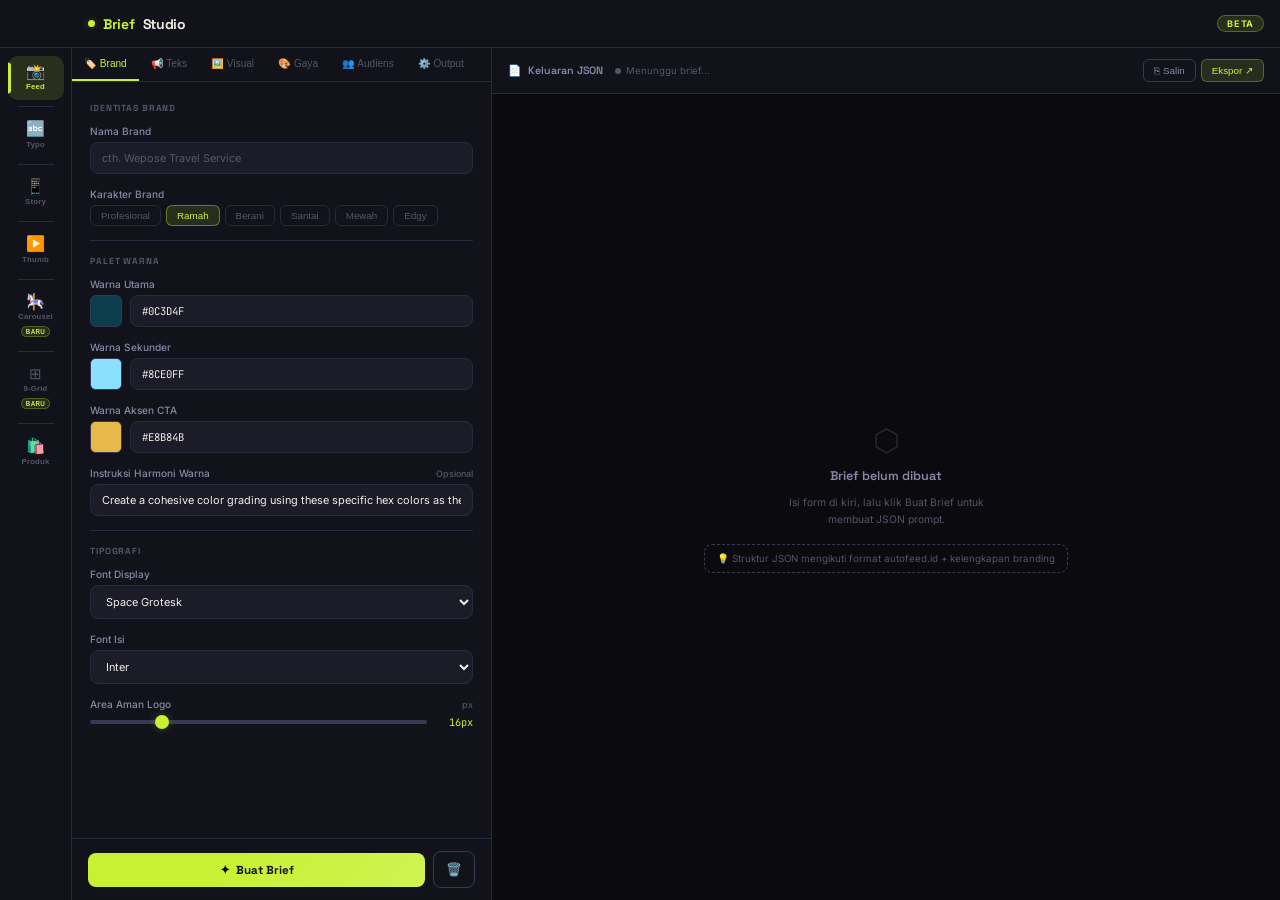
<file: index.html>
<!DOCTYPE html>
<html lang="id">
<head>
<meta charset="UTF-8">
<meta name="viewport" content="width=device-width, initial-scale=1.0">
<title>BriefStudio</title>
<link rel="preconnect" href="https://fonts.googleapis.com">
<link href="https://fonts.googleapis.com/css2?family=Space+Grotesk:wght@300;400;500;600;700&family=Inter:wght@300;400;500&family=JetBrains+Mono:wght@400;500&display=swap" rel="stylesheet">
<link rel="stylesheet" href="style.css">
</head>
<body>

<nav class="topbar">
<div class="logo"><div class="logo-dot"></div><span>Brief</span> Studio</div>
  <div style="display:flex;align-items:center;gap:8px">
    <span class="badge">Beta</span>
  </div>
</nav>

<!-- MOBILE MODE BAR -->
<div class="mob-bar">
  <span class="mob-mode-label" id="mob_mode_label">📸 Feed Ads</span>
  <button class="mob-toggle" onclick="openMobDrawer()">☰ Mode</button>
</div>
<!-- Mobile drawer overlay -->
<div class="mob-drawer-ov" id="mob_ov" onclick="closeMobDrawer()"></div>
<div class="mob-drawer" id="mob_drawer">
  <button class="mob-mode-btn active" onclick="switchMode('feed',this,'📸 Feed Ads')">📸 <span>Feed Ads</span></button>
  <button class="mob-mode-btn" onclick="switchMode('typography',this,'🔤 Typography')">🔤 <span>Typography</span></button>
  <button class="mob-mode-btn" onclick="switchMode('story',this,'📱 Story/Reels')">📱 <span>Story/Reels</span></button>
  <button class="mob-mode-btn" onclick="switchMode('thumbnail',this,'▶️ Thumbnail')">▶️ <span>Thumbnail</span></button>
  <button class="mob-mode-btn" onclick="switchMode('carousel',this,'🎠 Carousel')">🎠 <span>Carousel <span class="mob-badge">BARU</span></span></button>
  <button class="mob-mode-btn" onclick="switchMode('grid9',this,'⊞ 9-Grid')">⊞ <span>9-Grid <span class="mob-badge">BARU</span></span></button>
  <button class="mob-mode-btn" onclick="switchMode('product',this,'🛍️ Produk')">🛍️ <span>Produk</span></button>
</div>

<div class="app-shell">
  <!-- SIDEBAR -->
  <aside class="sidebar" id="sidebar">
    <button class="mode-btn active" data-mode="feed" data-tip="Feed Ads" onclick="switchMode('feed',this,'📸 Feed Ads')">
      <span class="mi">📸</span><span class="ml">Feed</span>
    </button>
    <div class="mode-sep"></div>
    <button class="mode-btn" data-mode="typography" data-tip="Typography" onclick="switchMode('typography',this,'🔤 Typography')">
      <span class="mi">🔤</span><span class="ml">Typo</span>
    </button>
    <div class="mode-sep"></div>
    <button class="mode-btn" data-mode="story" data-tip="Story / Reels" onclick="switchMode('story',this,'📱 Story/Reels')">
      <span class="mi">📱</span><span class="ml">Story</span>
    </button>
    <div class="mode-sep"></div>
    <button class="mode-btn" data-mode="thumbnail" data-tip="Thumbnail" onclick="switchMode('thumbnail',this,'▶️ Thumbnail')">
      <span class="mi">▶️</span><span class="ml">Thumb</span>
    </button>
    <div class="mode-sep"></div>
    <button class="mode-btn" data-mode="carousel" data-tip="Carousel" onclick="switchMode('carousel',this,'🎠 Carousel')">
      <span class="mi">🎠</span><span class="ml">Carousel</span>
      <span class="mode-badge">BARU</span>
    </button>
    <div class="mode-sep"></div>
    <button class="mode-btn" data-mode="grid9" data-tip="9-Grid" onclick="switchMode('grid9',this,'⊞ 9-Grid')">
      <span class="mi">⊞</span><span class="ml">9-Grid</span>
      <span class="mode-badge">BARU</span>
    </button>
    <div class="mode-sep"></div>
    <button class="mode-btn" data-mode="product" data-tip="Produk" onclick="switchMode('product',this,'🛍️ Produk')">
      <span class="mi">🛍️</span><span class="ml">Produk</span>
    </button>
  </aside>

  <div class="content-area">
    <!-- LEFT PANEL -->
    <div class="panel-left">

      <!-- ══ FEED ══ -->
      <div class="mode-panel active" id="mp_feed">
        <div class="tab-nav">
          <button class="tab-btn active" onclick="switchTab('tab',0,this,'mp_feed')">🏷️ Brand</button>
          <button class="tab-btn" onclick="switchTab('tab',1,this,'mp_feed')">📢 Teks</button>
          <button class="tab-btn" onclick="switchTab('tab',2,this,'mp_feed')">🖼️ Visual</button>
          <button class="tab-btn" onclick="switchTab('tab',3,this,'mp_feed')">🎨 Gaya</button>
          <button class="tab-btn" onclick="switchTab('tab',4,this,'mp_feed')">👥 Audiens</button>
          <button class="tab-btn" onclick="switchTab('tab',5,this,'mp_feed')">⚙️ Output</button>
        </div>

        <div class="form-section active" id="tab-0">
          <p class="sec-label">Identitas Brand</p>
          <div class="field"><div class="field-label"><span>Nama Brand</span></div><input class="fi" id="brand_name" type="text" placeholder="cth. Wepose Travel Service"></div>
          <div class="field"><div class="field-label"><span>Karakter Brand</span></div>
            <div class="toggle-group" id="brand_voice">
              <button class="tog" onclick="togSingle(this,'brand_voice')">Profesional</button>
              <button class="tog on" onclick="togSingle(this,'brand_voice')">Ramah</button>
              <button class="tog" onclick="togSingle(this,'brand_voice')">Berani</button>
              <button class="tog" onclick="togSingle(this,'brand_voice')">Santai</button>
              <button class="tog" onclick="togSingle(this,'brand_voice')">Mewah</button>
              <button class="tog" onclick="togSingle(this,'brand_voice')">Edgy</button>
            </div>
          </div>
          <hr class="divider">
          <p class="sec-label">Palet Warna</p>
          <div class="field"><div class="field-label"><span>Warna Utama</span></div>
            <div class="color-row">
              <div class="swatch" id="sw_p" style="background:#0c3d4f"><input type="color" id="cp" value="#0c3d4f" oninput="syncLegacyC('p')"></div>
              <input class="fi" id="hp" type="text" value="#0c3d4f" oninput="syncLegacyH('p')" style="font-family:'JetBrains Mono',monospace;font-size:0.76rem;text-transform:uppercase">
            </div>
          </div>
          <div class="field"><div class="field-label"><span>Warna Sekunder</span></div>
            <div class="color-row">
              <div class="swatch" id="sw_s" style="background:#8ce0ff"><input type="color" id="cs" value="#8ce0ff" oninput="syncLegacyC('s')"></div>
              <input class="fi" id="hs" type="text" value="#8ce0ff" oninput="syncLegacyH('s')" style="font-family:'JetBrains Mono',monospace;font-size:0.76rem;text-transform:uppercase">
            </div>
          </div>
          <div class="field"><div class="field-label"><span>Warna Aksen CTA</span></div>
            <div class="color-row">
              <div class="swatch" id="sw_a" style="background:#e8b84b"><input type="color" id="ca" value="#e8b84b" oninput="syncLegacyC('a')"></div>
              <input class="fi" id="ha" type="text" value="#e8b84b" oninput="syncLegacyH('a')" style="font-family:'JetBrains Mono',monospace;font-size:0.76rem;text-transform:uppercase">
            </div>
          </div>
          <div class="field"><div class="field-label"><span>Instruksi Harmoni Warna</span><span class="field-hint">Opsional</span></div>
            <input class="fi" id="color_harmony" type="text" value="Create a cohesive color grading using these specific hex colors as the dominant palette.">
          </div>
          <hr class="divider">
          <p class="sec-label">Tipografi</p>
          <div class="field"><div class="field-label"><span>Font Display</span></div>
            <select class="fi" id="font_display"><option>Space Grotesk</option><option>Syne</option><option>Plus Jakarta Sans</option><option>Bebas Neue</option><option>Montserrat</option><option>Poppins</option><option>Anton</option></select>
          </div>
          <div class="field"><div class="field-label"><span>Font Isi</span></div>
            <select class="fi" id="font_body"><option>Inter</option><option>DM Sans</option><option>Nunito</option><option>Lato</option></select>
          </div>
          <div class="field"><div class="field-label"><span>Area Aman Logo</span><span class="field-hint">px</span></div>
            <div class="slider-row">
              <input type="range" class="slider" id="logo_sz" min="8" max="48" value="16" oninput="document.getElementById('lsz_v').textContent=this.value+'px'">
              <span class="slider-val" id="lsz_v">16px</span>
            </div>
          </div>
        </div>

        <div class="form-section" id="tab-1">
          <p class="sec-label">Teks Iklan</p>
          <div class="field"><div class="field-label"><span>Subjek / Konteks</span></div><input class="fi" id="subject" type="text" placeholder="cth. Banner promosi profesional untuk Wepose"></div>
          <div class="field"><div class="field-label"><span>Judul Utama</span><span class="field-hint">Max 8 kata</span></div><input class="fi" id="headline" type="text" placeholder="cth. 800+ ORANG CEK VISA BULAN INI"></div>
          <div class="field"><div class="field-label"><span>Subjudul</span></div><input class="fi" id="subheadline" type="text" placeholder="cth. Ternyata banyak yang melakukan kesalahan yang sama"></div>
          <div class="field"><div class="field-label"><span>Deskripsi Visual</span></div><textarea class="fi" id="description" rows="3" placeholder="cth. Angka 800+ dibuat paling dominan..."></textarea></div>
          <div class="field"><div class="field-label"><span>CTA</span></div><input class="fi" id="cta_text" type="text" placeholder="cth. Cek Kelayakan Visa Gratis"></div>
          <hr class="divider">
          <p class="sec-label">Spesifikasi CTA</p>
          <div class="field"><div class="field-label"><span>Bentuk CTA</span></div>
            <div class="toggle-group" id="cta_shape"><button class="tog on" onclick="togSingle(this,'cta_shape')">Bulat Penuh</button><button class="tog" onclick="togSingle(this,'cta_shape')">Sudut Bulat</button><button class="tog" onclick="togSingle(this,'cta_shape')">Kotak Tajam</button></div>
          </div>
          <div class="field"><div class="field-label"><span>Ikon CTA</span></div>
            <div class="toggle-group" id="cta_icon"><button class="tog on" onclick="togSingle(this,'cta_icon')">→ Arrow</button><button class="tog" onclick="togSingle(this,'cta_icon')">💬 WhatsApp</button><button class="tog" onclick="togSingle(this,'cta_icon')">✦ Star</button><button class="tog" onclick="togSingle(this,'cta_icon')">Tidak Ada</button></div>
          </div>
          <hr class="divider">
          <p class="sec-label">USP & Larangan</p>
          <div class="field"><div class="field-label"><span>Fitur Unggulan</span><span class="field-hint">Enter untuk tambah</span></div>
            <div class="tags-wrap" id="feat_wrap" onclick="document.getElementById('feat_in').focus()">
              <input class="tag-input" id="feat_in" placeholder="Tambah fitur..." onkeydown="addTag(event,'feat_wrap')">
            </div>
          </div>
          <div class="field"><div class="field-label"><span>Elemen Terlarang</span></div>
            <div class="tags-wrap" id="forb_wrap" onclick="document.getElementById('forb_in').focus()">
              <span class="tag">clutter <span class="tag-x" onclick="removeTag(this)">×</span></span>
              <span class="tag">serif font <span class="tag-x" onclick="removeTag(this)">×</span></span>
              <input class="tag-input" id="forb_in" placeholder="Tambah larangan..." onkeydown="addTag(event,'forb_wrap')">
            </div>
          </div>
        </div>

        <div class="form-section" id="tab-2">
          <p class="sec-label">Tata Letak Visual</p>
          <div class="field"><div class="field-label"><span>Jumlah Foto Produk</span></div>
            <div class="toggle-group" id="img_count"><button class="tog on" onclick="togSingle(this,'img_count')">0 — Tanpa Produk</button><button class="tog" onclick="togSingle(this,'img_count')">1 — Satu Produk</button><button class="tog" onclick="togSingle(this,'img_count')">2 — Dua Produk</button><button class="tog" onclick="togSingle(this,'img_count')">3+ — Multi</button></div>
          </div>
          <div class="field"><div class="field-label"><span>Gaya Komposisi</span></div>
            <div class="toggle-group" id="composition"><button class="tog on" onclick="togSingle(this,'composition')">Satu Produk, Fokus Utama</button><button class="tog" onclick="togSingle(this,'composition')">Layar Terbagi</button><button class="tog" onclick="togSingle(this,'composition')">Foto Datar</button><button class="tog" onclick="togSingle(this,'composition')">Kolase</button></div>
          </div>
          <div class="field"><div class="field-label"><span>Penempatan</span></div>
            <div class="toggle-group" id="placement"><button class="tog on" onclick="togSingle(this,'placement')">Tengah Dominan</button><button class="tog" onclick="togSingle(this,'placement')">Kiri Utama</button><button class="tog" onclick="togSingle(this,'placement')">Kanan Utama</button><button class="tog" onclick="togSingle(this,'placement')">Bawah Berat</button></div>
          </div>
          <div class="field"><div class="field-label"><span>Integration & Blending</span></div>
            <select class="fi" id="blending"><option>Blend mulus dengan bayangan dan refleksi yang sesuai gaya pencahayaan</option><option>Cutout tegas dengan drop shadow — produk melayang di atas background</option><option>Blend vignette lembut — produk menyatu ke background</option><option>Overlay glassmorphism — efek kaca buram di sekitar produk</option></select>
          </div>
          <hr class="divider">
          <p class="sec-label">Kedalaman Fokus</p>
          <div class="field">
            <div class="toggle-group" id="dof"><button class="tog" onclick="togSingle(this,'dof')">Kotak Tajam All</button><button class="tog on" onclick="togSingle(this,'dof')">f/2.8 BG Blur</button><button class="tog" onclick="togSingle(this,'dof')">f/1.4 Bokeh</button></div>
          </div>
          <hr class="divider">
          <p class="sec-label">Elemen UI</p>
          <div class="field"><div class="field-label"><span>Gaya UI Mengambang</span></div>
            <div class="toggle-group" id="ui_style"><button class="tog on" onclick="togSingle(this,'ui_style')">Kartu Glassmorphism</button><button class="tog" onclick="togSingle(this,'ui_style')">Lencana Minimal</button><button class="tog" onclick="togSingle(this,'ui_style')">Dashboard Data</button><button class="tog" onclick="togSingle(this,'ui_style')">Tidak Ada</button></div>
          </div>
        </div>

        <div class="form-section" id="tab-3">
          <p class="sec-label">Format & Aesthetic</p>
          <div class="field"><div class="field-label"><span>Rasio Aspek</span></div>
            <div class="ratio-grid" id="aspect_ratio">
              <button class="ratio-btn" onclick="togRasio(this,'aspect_ratio')"><div class="ratio-shape" style="width:20px;height:20px"></div><span class="ratio-lbl">1:1<br>Persegi</span></button>
              <button class="ratio-btn on" onclick="togRasio(this,'aspect_ratio')"><div class="ratio-shape" style="width:18px;height:22px"></div><span class="ratio-lbl">4:5<br>Feed</span></button>
              <button class="ratio-btn" onclick="togRasio(this,'aspect_ratio')"><div class="ratio-shape" style="width:14px;height:25px"></div><span class="ratio-lbl">9:16<br>Story</span></button>
              <button class="ratio-btn" onclick="togRasio(this,'aspect_ratio')"><div class="ratio-shape" style="width:25px;height:14px"></div><span class="ratio-lbl">16:9<br>Banner</span></button>
            </div>
          </div>
          <div class="field"><div class="field-label"><span>Preset Gaya</span></div>
            <div class="toggle-group" id="style_preset"><button class="tog on" onclick="togSingle(this,'style_preset')">Cerah & Segar</button><button class="tog" onclick="togSingle(this,'style_preset')">Hangat & Nyaman</button><button class="tog" onclick="togSingle(this,'style_preset')">Gelap Neon</button><button class="tog" onclick="togSingle(this,'style_preset')">Minimalis Bersih</button><button class="tog" onclick="togSingle(this,'style_preset')">Mewah Gold</button><button class="tog" onclick="togSingle(this,'style_preset')">Retro Hangat</button></div>
          </div>
          <div class="field"><div class="field-label"><span>Kata Kunci Estetika</span></div><input class="fi" id="aesthetic_kw" type="text" value="modern lifestyle feel, approachable, premium"></div>
          <hr class="divider">
          <p class="sec-label">Pencahayaan</p>
          <div class="field">
            <div class="toggle-group" id="lighting"><button class="tog on" onclick="togSingle(this,'lighting')">Studio 3 Titik</button><button class="tog" onclick="togSingle(this,'lighting')">Cahaya Alami Lembut</button><button class="tog" onclick="togSingle(this,'lighting')">Dramatis Kontras Tinggi</button><button class="tog" onclick="togSingle(this,'lighting')">Cahaya Belakang</button><button class="tog" onclick="togSingle(this,'lighting')">Neon Cyberpunk</button></div>
          </div>
          <hr class="divider">
          <p class="sec-label">Instruksi Tipografi</p>
          <div class="field"><textarea class="fi" id="typo_note" rows="3">Leave clear negative space for typography. The generated image should include sleek modern typography for the headline/features, or provide clean areas where text can be overlaid perfectly later.</textarea></div>
          <hr class="divider">
          <p class="sec-label">Aturan Komposisi</p>
          <div class="field">
            <div class="toggle-group" id="comp_rules"><button class="tog on" onclick="togMulti(this)">Aturan Sepertiga</button><button class="tog on" onclick="togMulti(this)">Hierarki Visual Jelas</button><button class="tog on" onclick="togMulti(this)">BG Tidak Mendominasi</button><button class="tog" onclick="togMulti(this)">Keseimbangan Simetris</button><button class="tog" onclick="togMulti(this)">Rasio Emas</button></div>
          </div>
        </div>

        <div class="form-section" id="tab-4">
          <p class="sec-label">Target Audiens</p>
          <div class="field"><div class="field-label"><span>Demografis</span></div><input class="fi" id="demographic" type="text" value="Millennial & Gen-Z Indonesia"></div>
          <div class="field"><div class="field-label"><span>Rentang Usia</span></div>
            <div class="fi-row"><input class="fi" id="age_min" type="number" value="22" placeholder="Min"><input class="fi" id="age_max" type="number" value="35" placeholder="Max"></div>
          </div>
          <div class="field"><div class="field-label"><span>Psikografis</span></div><textarea class="fi" id="psychographic" rows="2">Traveler impulsif, price-sensitive, mobile-first</textarea></div>
          <div class="field"><div class="field-label"><span>Platform</span></div>
            <div class="toggle-group" id="platform"><button class="tog on" onclick="togSingle(this,'platform')">Instagram Feed</button><button class="tog" onclick="togSingle(this,'platform')">TikTok</button><button class="tog" onclick="togSingle(this,'platform')">Facebook Ads</button><button class="tog" onclick="togSingle(this,'platform')">Google Display</button></div>
          </div>
          <div class="field"><div class="field-label"><span>Prioritas Scroll-Stop</span></div>
            <div class="toggle-group" id="scroll_stop"><button class="tog on" onclick="togSingle(this,'scroll_stop')">Hook Visual 3 Detik</button><button class="tog" onclick="togSingle(this,'scroll_stop')">Tarikan Emosional</button><button class="tog" onclick="togSingle(this,'scroll_stop')">Kejutan Harga</button><button class="tog" onclick="togSingle(this,'scroll_stop')">Gap Rasa Penasaran</button></div>
          </div>
          <hr class="divider">
          <p class="sec-label">Varian A/B</p>
          <div class="field"><div class="field-label"><span>Generate Varian</span></div>
            <div class="toggle-group" id="ab_on"><button class="tog on" onclick="togSingle(this,'ab_on')">Ya — 2 Varian</button><button class="tog" onclick="togSingle(this,'ab_on')">Tidak</button></div>
          </div>
          <div class="field"><div class="field-label"><span>Metrik Varian</span></div>
            <div class="toggle-group" id="ab_metric"><button class="tog on" onclick="togSingle(this,'ab_metric')">Skor Kontras Visual</button><button class="tog" onclick="togSingle(this,'ab_metric')">Warna CTA</button><button class="tog" onclick="togSingle(this,'ab_metric')">Tata Letak</button><button class="tog" onclick="togSingle(this,'ab_metric')">Judul Tone</button></div>
          </div>
        </div>

        <div class="form-section" id="tab-5">
          <p class="sec-label">Parameter Output</p>
          <div class="field"><div class="field-label"><span>Kualitas</span></div>
            <div class="toggle-group" id="quality"><button class="tog" onclick="togSingle(this,'quality')">Standar</button><button class="tog on" onclick="togSingle(this,'quality')">Tinggi</button><button class="tog" onclick="togSingle(this,'quality')">Ultra</button></div>
          </div>
          <div class="field"><div class="field-label"><span>Level Fotorealisme</span></div>
            <div class="slider-row">
              <input type="range" class="slider" id="photorealism" min="1" max="5" value="4" oninput="updatePhoto(this.value)">
              <span class="slider-val" id="photo_v">ultra-realistic, 8k</span>
            </div>
          </div>
          <div class="field"><div class="field-label"><span>Tipe File</span></div>
            <div class="toggle-group" id="file_type"><button class="tog on" onclick="togSingle(this,'file_type')">PNG</button><button class="tog" onclick="togSingle(this,'file_type')">WebP</button><button class="tog" onclick="togSingle(this,'file_type')">JPG</button></div>
          </div>
          <div class="field"><div class="field-label"><span>Latar Belakang</span></div>
            <div class="toggle-group" id="bg_type"><button class="tog on" onclick="togSingle(this,'bg_type')">Warna Solid</button><button class="tog" onclick="togSingle(this,'bg_type')">Transparan</button><button class="tog" onclick="togSingle(this,'bg_type')">Gradien</button></div>
          </div>
          <div class="field"><div class="field-label"><span>Resolusi</span></div>
            <div class="toggle-group" id="resolution"><button class="tog" onclick="togSingle(this,'resolution')">72 DPI (Web)</button><button class="tog on" onclick="togSingle(this,'resolution')">150 DPI (Sosial)</button><button class="tog" onclick="togSingle(this,'resolution')">300 DPI (Cetak)</button></div>
          </div>
          <hr class="divider">
          <p class="sec-label">Prompt Negatif</p>
          <div class="field"><textarea class="fi" id="neg_prompt" rows="3">ugly, deformed, noisy, blurry, distorted, out of focus, bad anatomy, bad typography, warped products, misspelled words, cluttered background, watermarks, signatures, text artifacts, low resolution</textarea></div>
        </div>

        <div class="gen-bar">
          <button class="btn-gen" id="btn_gen_feed" onclick="generateFeedJSON()">
            <span id="gen_ic_feed">✦</span><span id="gen_tx_feed">Buat Brief</span>
          </button>
          <button class="btn-reset" onclick="resetForm()" title="Reset">🗑️</button>
        </div>
      </div><!-- /mp_feed -->

      <!-- ══ TYPOGRAPHY ══ -->
      <div class="mode-panel" id="mp_typography">
        <div class="tab-nav">
          <button class="tab-btn active" onclick="switchTab('typ',0,this,'mp_typography')">🏷️ Brand</button>
          <button class="tab-btn" onclick="switchTab('typ',1,this,'mp_typography')">✏️ Tipografi</button>
          <button class="tab-btn" onclick="switchTab('typ',2,this,'mp_typography')">🎥 Kamera</button>
          <button class="tab-btn" onclick="switchTab('typ',3,this,'mp_typography')">🎨 Gaya</button>
          <button class="tab-btn" onclick="switchTab('typ',4,this,'mp_typography')">👥 Audiens</button>
        </div>
        <div class="form-section active" id="typ-0">
          <p class="sec-label">Identitas Brand</p>
          <div class="field"><div class="field-label"><span>Nama Brand</span></div><input class="fi" id="typ_brand" type="text" placeholder="cth. Samsung, Tokopedia..."></div>
          <div class="field"><div class="field-label"><span>Karakter Brand</span></div><div class="toggle-group" id="typ_voice"><button class="tog on" onclick="togSingle(this,'typ_voice')">Profesional</button><button class="tog" onclick="togSingle(this,'typ_voice')">Berani</button><button class="tog" onclick="togSingle(this,'typ_voice')">Ramah</button><button class="tog" onclick="togSingle(this,'typ_voice')">Mewah</button></div></div>
          <hr class="divider"><p class="sec-label">Palet Warna</p>
          <div class="field"><div class="field-label"><span>Warna Utama</span></div>
            <div class="color-row">
              <div class="swatch" id="sw_typ" style="background:#0ea5e9"><input type="color" id="c_typ" value="#0ea5e9" oninput="syncColorPair('typ')"></div>
              <input class="fi" id="h_typ" type="text" value="#0ea5e9" oninput="syncHexPair('typ')" style="font-family:'JetBrains Mono',monospace;font-size:0.76rem;text-transform:uppercase">
            </div>
          </div>
          <div class="field"><div class="field-label"><span>Warna Sekunder</span></div>
            <div class="color-row">
              <div class="swatch" id="sw_typs" style="background:#020617"><input type="color" id="c_typs" value="#020617" oninput="syncColorPair('typs')"></div>
              <input class="fi" id="h_typs" type="text" value="#020617" oninput="syncHexPair('typs')" style="font-family:'JetBrains Mono',monospace;font-size:0.76rem;text-transform:uppercase">
            </div>
          </div>
        </div>
        <div class="form-section" id="typ-1">
          <p class="sec-label">Sistem Tipografi</p>
          <div class="field"><div class="field-label"><span>Judul Utama</span></div><input class="fi" id="typ_headline" type="text" placeholder="cth. NEXT LEVEL MOBILE"></div>
          <div class="field"><div class="field-label"><span>Subjudul</span></div><input class="fi" id="typ_sub" type="text" placeholder="cth. Pro Max 16 Series"></div>
          <div class="field"><div class="field-label"><span>CTA</span></div><input class="fi" id="typ_cta" type="text" placeholder="cth. Beli di Tokopedia"></div>
          <div class="field"><div class="field-label"><span>Kata Fokus Utama</span><span class="field-hint">Paling dominan</span></div>
            <div class="tags-wrap" id="typ_focus_wrap" onclick="document.getElementById('typ_focus_in').focus()"><input class="tag-input" id="typ_focus_in" placeholder="Tekan Enter..." onkeydown="addTag(event,'typ_focus_wrap')"></div>
          </div>
          <div class="field"><div class="field-label"><span>Kata Sekunder</span></div>
            <div class="tags-wrap" id="typ_sec_wrap" onclick="document.getElementById('typ_sec_in').focus()"><input class="tag-input" id="typ_sec_in" placeholder="Tekan Enter..." onkeydown="addTag(event,'typ_sec_wrap')"></div>
          </div>
          <hr class="divider"><p class="sec-label">Ketegangan Tipografi</p>
          <div class="field"><div class="field-label"><span>Kontras Ukuran</span></div><div class="toggle-group" id="typ_scale"><button class="tog on" onclick="togSingle(this,'typ_scale')">Dramatis</button><button class="tog" onclick="togSingle(this,'typ_scale')">Sedang</button><button class="tog" onclick="togSingle(this,'typ_scale')">Halus</button></div></div>
          <div class="field"><div class="field-label"><span>Cropping Teks</span></div><div class="toggle-group" id="typ_crop"><button class="tog on" onclick="togSingle(this,'typ_crop')">Disengaja (Kuat)</button><button class="tog" onclick="togSingle(this,'typ_crop')">Minimal</button><button class="tog" onclick="togSingle(this,'typ_crop')">Tidak Ada</button></div></div>
          <div class="field"><div class="field-label"><span>Overlap Teks</span></div><div class="toggle-group" id="typ_overlap"><button class="tog on" onclick="togSingle(this,'typ_overlap')">Terkontrol</button><button class="tog" onclick="togSingle(this,'typ_overlap')">Agresif</button><button class="tog" onclick="togSingle(this,'typ_overlap')">Tidak Ada</button></div></div>
          <div class="field"><div class="field-label"><span>Komposisi Headline</span></div><select class="fi" id="typ_comp"><option>Oversized ~70% kanvas; hierarki agresif; crop sebagian diizinkan</option><option>Sedang ~50% kanvas; hierarki seimbang</option><option>Minimalis ~30% kanvas; breathing room besar</option></select></div>
        </div>
        <div class="form-section" id="typ-2">
          <p class="sec-label">Sistem Kamera</p>
          <div class="field"><div class="field-label"><span>Lensa</span></div><div class="toggle-group" id="typ_lens"><button class="tog on" onclick="togSingle(this,'typ_lens')">24mm Wide Komersial</button><button class="tog" onclick="togSingle(this,'typ_lens')">35mm Standard</button><button class="tog" onclick="togSingle(this,'typ_lens')">50mm Portrait</button><button class="tog" onclick="togSingle(this,'typ_lens')">85mm Telephoto</button></div></div>
          <div class="field"><div class="field-label"><span>Perspektif</span></div><div class="toggle-group" id="typ_persp"><button class="tog on" onclick="togSingle(this,'typ_persp')">Distorsi Foreground Dinamis</button><button class="tog" onclick="togSingle(this,'typ_persp')">Eye Level Datar</button><button class="tog" onclick="togSingle(this,'typ_persp')">Bird Eye</button><button class="tog" onclick="togSingle(this,'typ_persp')">Low Angle Dramatis</button></div></div>
          <div class="field"><div class="field-label"><span>Kedalaman</span></div><div class="toggle-group" id="typ_depth"><button class="tog on" onclick="togSingle(this,'typ_depth')">Sinematik Berlapis</button><button class="tog" onclick="togSingle(this,'typ_depth')">Flat Minimal</button><button class="tog" onclick="togSingle(this,'typ_depth')">Bokeh Dalam</button></div></div>
          <hr class="divider"><p class="sec-label">Sistem Karakter</p>
          <div class="field"><div class="field-label"><span>Karakter</span></div><div class="toggle-group" id="typ_char"><button class="tog on" onclick="togSingle(this,'typ_char')">Otomatis (AI pilih)</button><button class="tog" onclick="togSingle(this,'typ_char')">Pria Muda</button><button class="tog" onclick="togSingle(this,'typ_char')">Wanita Muda</button><button class="tog" onclick="togSingle(this,'typ_char')">Tanpa Karakter</button></div></div>
          <div class="field"><div class="field-label"><span>Ekspresi</span></div><div class="toggle-group" id="typ_expr"><button class="tog on" onclick="togSingle(this,'typ_expr')">Energik & Ekspresif</button><button class="tog" onclick="togSingle(this,'typ_expr')">Percaya Diri</button><button class="tog" onclick="togSingle(this,'typ_expr')">Bahagia Natural</button><button class="tog" onclick="togSingle(this,'typ_expr')">Serius Profesional</button></div></div>
          <div class="field"><div class="field-label"><span>Pose</span></div><div class="toggle-group" id="typ_pose"><button class="tog on" onclick="togSingle(this,'typ_pose')">Natural Ekspresif</button><button class="tog" onclick="togSingle(this,'typ_pose')">Interaksi Produk</button><button class="tog" onclick="togSingle(this,'typ_pose')">Menunjuk Teks</button><button class="tog" onclick="togSingle(this,'typ_pose')">Action Shot</button></div></div>
        </div>
        <div class="form-section" id="typ-3">
          <p class="sec-label">Visual DNA</p>
          <div class="field"><div class="field-label"><span>Gaya</span></div><div class="toggle-group" id="typ_style"><button class="tog on" onclick="togSingle(this,'typ_style')">Tech Modern</button><button class="tog" onclick="togSingle(this,'typ_style')">Lifestyle</button><button class="tog" onclick="togSingle(this,'typ_style')">Luxury Premium</button><button class="tog" onclick="togSingle(this,'typ_style')">Streetwear</button><button class="tog" onclick="togSingle(this,'typ_style')">Minimalis</button></div></div>
          <div class="field"><div class="field-label"><span>Energi Visual</span></div><div class="toggle-group" id="typ_energy"><button class="tog on" onclick="togSingle(this,'typ_energy')">Futuristik</button><button class="tog" onclick="togSingle(this,'typ_energy')">Hangat & Ramah</button><button class="tog" onclick="togSingle(this,'typ_energy')">Gelap & Dramatis</button><button class="tog" onclick="togSingle(this,'typ_energy')">Cerah & Segar</button></div></div>
          <div class="field"><div class="field-label"><span>Pencahayaan</span></div><div class="toggle-group" id="typ_light"><button class="tog on" onclick="togSingle(this,'typ_light')">High-Key Komersial</button><button class="tog" onclick="togSingle(this,'typ_light')">Dramatis Kontras</button><button class="tog" onclick="togSingle(this,'typ_light')">Neon Glow</button><button class="tog" onclick="togSingle(this,'typ_light')">Cahaya Alami</button></div></div>
          <div class="field"><div class="field-label"><span>Rasio Aspek</span></div>
            <div class="ratio-grid" id="typ_ratio">
              <button class="ratio-btn on" onclick="togRasio(this,'typ_ratio')"><div class="ratio-shape" style="width:20px;height:20px"></div><span class="ratio-lbl">1:1<br>Persegi</span></button>
              <button class="ratio-btn" onclick="togRasio(this,'typ_ratio')"><div class="ratio-shape" style="width:18px;height:22px"></div><span class="ratio-lbl">4:5<br>Feed</span></button>
              <button class="ratio-btn" onclick="togRasio(this,'typ_ratio')"><div class="ratio-shape" style="width:14px;height:25px"></div><span class="ratio-lbl">9:16<br>Story</span></button>
              <button class="ratio-btn" onclick="togRasio(this,'typ_ratio')"><div class="ratio-shape" style="width:25px;height:14px"></div><span class="ratio-lbl">16:9<br>Banner</span></button>
            </div>
          </div>
          <div class="field"><div class="field-label"><span>Efek Visual</span></div><div class="toggle-group" id="typ_fx"><button class="tog on" onclick="togMulti(this)">Panel UI Bersih</button><button class="tog on" onclick="togMulti(this)">Bayangan Lembut</button><button class="tog" onclick="togMulti(this)">Partikel Halus</button><button class="tog" onclick="togMulti(this)">Gradient Depth</button><button class="tog" onclick="togMulti(this)">Neon Rim Light</button></div></div>
          <div class="field"><div class="field-label"><span>Hindari</span></div>
            <div class="tags-wrap" id="typ_avoid_wrap" onclick="document.getElementById('typ_avoid_in').focus()">
              <span class="tag">tampilan poster datar <span class="tag-x" onclick="removeTag(this)">×</span></span>
              <span class="tag">template canva <span class="tag-x" onclick="removeTag(this)">×</span></span>
              <input class="tag-input" id="typ_avoid_in" placeholder="Tambah..." onkeydown="addTag(event,'typ_avoid_wrap')">
            </div>
          </div>
        </div>
        <div class="form-section" id="typ-4">
          <p class="sec-label">Target Audiens</p>
          <div class="field"><div class="field-label"><span>Platform</span></div><div class="toggle-group" id="typ_platform"><button class="tog on" onclick="togSingle(this,'typ_platform')">Instagram Feed</button><button class="tog" onclick="togSingle(this,'typ_platform')">TikTok</button><button class="tog" onclick="togSingle(this,'typ_platform')">Facebook Ads</button></div></div>
          <div class="field"><div class="field-label"><span>Nuansa Kampanye</span></div><div class="toggle-group" id="typ_feel"><button class="tog on" onclick="togMulti(this)">Kampanye Startup Premium</button><button class="tog on" onclick="togMulti(this)">Iklan Meta Viral</button><button class="tog" onclick="togMulti(this)">SaaS Modern</button><button class="tog" onclick="togMulti(this)">E-commerce Gaming</button></div></div>
          <div class="field"><div class="field-label"><span>Target CTR</span></div><div class="toggle-group" id="typ_ctr"><button class="tog on" onclick="togSingle(this,'typ_ctr')">CTR Tinggi (Hook Kuat)</button><button class="tog" onclick="togSingle(this,'typ_ctr')">Brand Awareness</button><button class="tog" onclick="togSingle(this,'typ_ctr')">Konversi Langsung</button></div></div>
        </div>
        <div class="gen-bar">
          <button class="btn-gen" onclick="generateTypJSON()"><span>✦</span><span>Buat Brief Typography</span></button>
          <button class="btn-reset" onclick="resetForm()" title="Reset">🗑️</button>
        </div>
      </div><!-- /mp_typography -->

      <!-- ══ STORY ══ -->
      <div class="mode-panel" id="mp_story">
        <div class="form-section active" style="display:block">
          <p class="sec-label">Story / Reels Brief</p>
          <div class="field"><div class="field-label"><span>Nama Brand</span></div><input class="fi" id="st_brand" type="text" placeholder="cth. Wepose Travel"></div>
          <div class="field"><div class="field-label"><span>Hook Pertama (0-3 detik)</span></div><input class="fi" id="st_hook" type="text" placeholder="cth. JANGAN SCROLL DULU!"></div>
          <div class="field"><div class="field-label"><span>Pesan Utama</span></div><textarea class="fi" id="st_msg" rows="3" placeholder="cth. Visa China bisa diurus dalam 3 hari kerja tanpa ribet"></textarea></div>
          <div class="field"><div class="field-label"><span>CTA</span></div><input class="fi" id="st_cta" type="text" placeholder="cth. Swipe Up untuk info lengkap"></div>
          <hr class="divider"><p class="sec-label">Gaya Visual</p>
          <div class="field"><div class="field-label"><span>Preset Gaya</span></div><div class="toggle-group" id="st_style"><button class="tog on" onclick="togSingle(this,'st_style')">Sinematik Dinamis</button><button class="tog" onclick="togSingle(this,'st_style')">UGC Autentik</button><button class="tog" onclick="togSingle(this,'st_style')">Minimalis Bersih</button><button class="tog" onclick="togSingle(this,'st_style')">Neon Energik</button></div></div>
          <div class="field"><div class="field-label"><span>Warna Utama</span></div>
            <div class="color-row">
              <div class="swatch" id="sw_st" style="background:#0c3d4f"><input type="color" id="c_st" value="#0c3d4f" oninput="syncColorPair('st')"></div>
              <input class="fi" id="h_st" type="text" value="#0c3d4f" oninput="syncHexPair('st')" style="font-family:'JetBrains Mono',monospace;font-size:0.76rem">
            </div>
          </div>
          <div class="field"><div class="field-label"><span>Format Output</span></div><div class="toggle-group" id="st_fmt"><button class="tog on" onclick="togSingle(this,'st_fmt')">9:16 Story</button><button class="tog" onclick="togSingle(this,'st_fmt')">9:16 Reels</button><button class="tog" onclick="togSingle(this,'st_fmt')">TikTok Full Screen</button></div></div>
        </div>
        <div class="gen-bar">
          <button class="btn-gen" onclick="generateStoryJSON()"><span>✦</span><span>Buat Brief Story</span></button>
          <button class="btn-reset" onclick="resetForm()" title="Reset">🗑️</button>
        </div>
      </div><!-- /mp_story -->

      <!-- ══ THUMBNAIL ══ -->
      <div class="mode-panel" id="mp_thumbnail">
        <div class="form-section active" style="display:block">
          <p class="sec-label">Thumbnail YouTube</p>
          <div class="field"><div class="field-label"><span>Judul Video</span></div><input class="fi" id="th_title" type="text" placeholder="cth. 5 Kesalahan Fatal Saat Apply Visa"></div>
          <div class="field"><div class="field-label"><span>Teks Thumbnail</span><span class="field-hint">Max 5 kata, tebal</span></div><input class="fi" id="th_text" type="text" placeholder="cth. KESALAHAN FATAL!"></div>
          <div class="field"><div class="field-label"><span>Ekspresi Wajah</span></div><div class="toggle-group" id="th_expr"><button class="tog on" onclick="togSingle(this,'th_expr')">Kaget / Shock</button><button class="tog" onclick="togSingle(this,'th_expr')">Marah</button><button class="tog" onclick="togSingle(this,'th_expr')">Bahagia</button><button class="tog" onclick="togSingle(this,'th_expr')">Penasaran</button><button class="tog" onclick="togSingle(this,'th_expr')">Tanpa Wajah</button></div></div>
          <div class="field"><div class="field-label"><span>Latar Belakang</span></div><div class="toggle-group" id="th_bg"><button class="tog on" onclick="togSingle(this,'th_bg')">Solid Warna</button><button class="tog" onclick="togSingle(this,'th_bg')">Blur Scene</button><button class="tog" onclick="togSingle(this,'th_bg')">Gradient</button><button class="tog" onclick="togSingle(this,'th_bg')">Urban/Outdoor</button></div></div>
          <div class="field"><div class="field-label"><span>Warna Dominan</span></div>
            <div class="color-row">
              <div class="swatch" id="sw_th" style="background:#ef4444"><input type="color" id="c_th" value="#ef4444" oninput="syncColorPair('th')"></div>
              <input class="fi" id="h_th" type="text" value="#ef4444" oninput="syncHexPair('th')" style="font-family:'JetBrains Mono',monospace;font-size:0.76rem">
            </div>
          </div>
          <div class="field"><div class="field-label"><span>Elemen Tambahan</span></div><div class="toggle-group" id="th_el"><button class="tog on" onclick="togMulti(this)">Panah Penunjuk</button><button class="tog" onclick="togMulti(this)">Lingkaran Merah</button><button class="tog" onclick="togMulti(this)">Emoji Besar</button><button class="tog" onclick="togMulti(this)">Tanda Tanya</button></div></div>
          <div class="field"><div class="field-label"><span>Nama Channel</span></div><input class="fi" id="th_channel" type="text" placeholder="cth. Akhmad Suhardian"></div>
        </div>
        <div class="gen-bar">
          <button class="btn-gen" onclick="generateThumbJSON()"><span>✦</span><span>Buat Brief Thumbnail</span></button>
          <button class="btn-reset" onclick="resetForm()" title="Reset">🗑️</button>
        </div>
      </div><!-- /mp_thumbnail -->

      <!-- ══ CAROUSEL ══ -->
      <div class="mode-panel" id="mp_carousel">
        <div class="tab-nav">
          <button class="tab-btn active" onclick="switchTab('car',0,this,'mp_carousel')">📋 Setup</button>
          <button class="tab-btn" onclick="switchTab('car',1,this,'mp_carousel')">🎞️ Slides</button>
          <button class="tab-btn" onclick="switchTab('car',2,this,'mp_carousel')">🎨 Gaya</button>
        </div>
        <div class="form-section active" id="car-0">
          <p class="sec-label">Setup Carousel</p>
          <div class="field"><div class="field-label"><span>Nama Brand</span></div><input class="fi" id="car_brand" type="text" placeholder="cth. Wepose Travel"></div>
          <div class="field"><div class="field-label"><span>Tipe Carousel</span></div><div class="toggle-group" id="car_type"><button class="tog on" onclick="togSingle(this,'car_type')">Edukatif</button><button class="tog" onclick="togSingle(this,'car_type')">Storytelling</button><button class="tog" onclick="togSingle(this,'car_type')">Produk</button><button class="tog" onclick="togSingle(this,'car_type')">Tips & Trik</button><button class="tog" onclick="togSingle(this,'car_type')">Before-After</button></div></div>
          <div class="field"><div class="field-label"><span>Jumlah Slide</span></div>
            <div class="toggle-group" id="car_count">
              <button class="tog" onclick="togSingle(this,'car_count');syncSlides()">3 Slide</button>
              <button class="tog" onclick="togSingle(this,'car_count');syncSlides()">4 Slide</button>
              <button class="tog on" onclick="togSingle(this,'car_count');syncSlides()">5 Slide</button>
              <button class="tog" onclick="togSingle(this,'car_count');syncSlides()">7 Slide</button>
              <button class="tog" onclick="togSingle(this,'car_count');syncSlides()">10 Slide</button>
            </div>
          </div>
          <div class="field"><div class="field-label"><span>Topik / Tema</span></div><textarea class="fi" id="car_topic" rows="3" placeholder="cth. 5 kesalahan umum saat apply visa yang sering diabaikan"></textarea></div>
          <div class="field"><div class="field-label"><span>CTA Slide Terakhir</span></div><input class="fi" id="car_cta" type="text" placeholder="cth. DM 'VISA' untuk info lengkap"></div>
          <hr class="divider"><p class="sec-label">Konsistensi Visual</p>
          <div class="field"><div class="field-label"><span>Benang Merah Warna</span></div><div class="toggle-group" id="car_thread"><button class="tog on" onclick="togSingle(this,'car_thread')">Strip Samping Konsisten</button><button class="tog" onclick="togSingle(this,'car_thread')">Header Warna Sama</button><button class="tog" onclick="togSingle(this,'car_thread')">Numbering Visual</button><button class="tog" onclick="togSingle(this,'car_thread')">Background Sama</button></div></div>
          <div class="field"><div class="field-label"><span>Transisi Antar Slide</span></div><div class="toggle-group" id="car_trans"><button class="tog on" onclick="togSingle(this,'car_trans')">Seamless Edge</button><button class="tog" onclick="togSingle(this,'car_trans')">Cut Bersih</button><button class="tog" onclick="togSingle(this,'car_trans')">Gradient Fade</button></div></div>
          <div class="field"><div class="field-label"><span>Warna Utama</span></div>
            <div class="color-row">
              <div class="swatch" id="sw_car" style="background:#0c3d4f"><input type="color" id="c_car" value="#0c3d4f" oninput="syncColorPair('car')"></div>
              <input class="fi" id="h_car" type="text" value="#0c3d4f" oninput="syncHexPair('car')" style="font-family:'JetBrains Mono',monospace;font-size:0.76rem">
            </div>
          </div>
        </div>
        <div class="form-section" id="car-1">
          <p class="sec-label">Isi Per Slide</p>
          <div style="margin-bottom:9px;display:flex;align-items:center;justify-content:space-between">
            <span style="font-size:0.7rem;color:var(--tm)">Klik slide untuk edit</span>
            <button onclick="addSlide()" style="padding:3px 9px;border-radius:6px;border:1px solid rgba(200,241,53,0.3);background:var(--adim);color:var(--accent);font-size:0.68rem;cursor:pointer;font-family:'Inter',sans-serif">+ Tambah Slide</button>
          </div>
          <div class="slide-list" id="slide_list"></div>
        </div>
        <div class="form-section" id="car-2">
          <p class="sec-label">Gaya Visual Carousel</p>
          <div class="field"><div class="field-label"><span>Estetika</span></div><div class="toggle-group" id="car_aes"><button class="tog on" onclick="togSingle(this,'car_aes')">Cerah & Segar</button><button class="tog" onclick="togSingle(this,'car_aes')">Gelap & Bold</button><button class="tog" onclick="togSingle(this,'car_aes')">Minimalis Putih</button><button class="tog" onclick="togSingle(this,'car_aes')">Hangat & Nyaman</button></div></div>
          <div class="field"><div class="field-label"><span>Tipografi</span></div><div class="toggle-group" id="car_typo"><button class="tog on" onclick="togSingle(this,'car_typo')">Space Grotesk</button><button class="tog" onclick="togSingle(this,'car_typo')">Syne</button><button class="tog" onclick="togSingle(this,'car_typo')">Poppins</button><button class="tog" onclick="togSingle(this,'car_typo')">Bebas Neue</button></div></div>
          <div class="field"><div class="field-label"><span>Rasio</span></div><div class="toggle-group" id="car_ratio"><button class="tog on" onclick="togSingle(this,'car_ratio')">1:1 Persegi</button><button class="tog" onclick="togSingle(this,'car_ratio')">4:5 Portrait</button><button class="tog" onclick="togSingle(this,'car_ratio')">9:16 Story</button></div></div>
        </div>
        <div class="gen-bar">
          <button class="btn-gen" onclick="generateCarouselJSON()"><span>✦</span><span>Buat Brief Carousel</span></button>
          <button class="btn-reset" onclick="resetForm()" title="Reset">🗑️</button>
        </div>
      </div><!-- /mp_carousel -->

      <!-- ══ 9-GRID ══ -->
      <div class="mode-panel" id="mp_grid9">
        <div class="tab-nav">
          <button class="tab-btn active" onclick="switchTab('g9',0,this,'mp_grid9')">⊞ Setup Grid</button>
          <button class="tab-btn" onclick="switchTab('g9',1,this,'mp_grid9')">🎨 Konsep</button>
          <button class="tab-btn" onclick="switchTab('g9',2,this,'mp_grid9')">📝 Per Tile</button>
        </div>
        <div class="form-section active" id="g9-0">
          <p class="sec-label">Setup 9-Grid Instagram</p>
          <div class="field"><div class="field-label"><span>Nama Brand / Akun</span></div><input class="fi" id="g9_brand" type="text" placeholder="cth. @akshardesigns.id"></div>
          <div class="field"><div class="field-label"><span>Konsep Grid</span></div>
            <div class="toggle-group" id="g9_concept">
              <button class="tog on" onclick="togSingle(this,'g9_concept');updateGridPreview()">Puzzle Besar</button>
              <button class="tog" onclick="togSingle(this,'g9_concept');updateGridPreview()">Stripe Vertikal</button>
              <button class="tog" onclick="togSingle(this,'g9_concept');updateGridPreview()">Diagonal</button>
              <button class="tog" onclick="togSingle(this,'g9_concept');updateGridPreview()">Row Alternating</button>
              <button class="tog" onclick="togSingle(this,'g9_concept');updateGridPreview()">Checker</button>
            </div>
          </div>
          <div class="field"><div class="field-label"><span>Preview Grid 3×3</span></div>
            <div class="grid-preview" id="grid_preview">
              <div class="grid-cell" onclick="selectCell(1)" id="gc1"><span>1</span><span class="cell-role" id="cr1"></span></div>
              <div class="grid-cell" onclick="selectCell(2)" id="gc2"><span>2</span><span class="cell-role" id="cr2"></span></div>
              <div class="grid-cell" onclick="selectCell(3)" id="gc3"><span>3</span><span class="cell-role" id="cr3"></span></div>
              <div class="grid-cell" onclick="selectCell(4)" id="gc4"><span>4</span><span class="cell-role" id="cr4"></span></div>
              <div class="grid-cell" onclick="selectCell(5)" id="gc5"><span>5</span><span class="cell-role" id="cr5"></span></div>
              <div class="grid-cell" onclick="selectCell(6)" id="gc6"><span>6</span><span class="cell-role" id="cr6"></span></div>
              <div class="grid-cell" onclick="selectCell(7)" id="gc7"><span>7</span><span class="cell-role" id="cr7"></span></div>
              <div class="grid-cell" onclick="selectCell(8)" id="gc8"><span>8</span><span class="cell-role" id="cr8"></span></div>
              <div class="grid-cell" onclick="selectCell(9)" id="gc9"><span>9</span><span class="cell-role" id="cr9"></span></div>
            </div>
            <p style="font-size:0.63rem;color:var(--tm);margin-top:4px">No. 1 = pojok kiri atas profil Instagram</p>
          </div>
          <div class="field"><div class="field-label"><span>Elemen Dominan</span></div><div class="toggle-group" id="g9_dominant"><button class="tog on" onclick="togSingle(this,'g9_dominant')">Foto / Gambar Besar</button><button class="tog" onclick="togSingle(this,'g9_dominant')">Tipografi Raksasa</button><button class="tog" onclick="togSingle(this,'g9_dominant')">Gradien Warna</button><button class="tog" onclick="togSingle(this,'g9_dominant')">Kombinasi</button></div></div>
          <div class="field"><div class="field-label"><span>Tema Konten</span></div><textarea class="fi" id="g9_theme" rows="2" placeholder="cth. Brand launch Akshardesigns — tema gelap, tipografi bold, lime accent"></textarea></div>
        </div>
        <div class="form-section" id="g9-1">
          <p class="sec-label">Konsep Visual</p>
          <div class="field"><div class="field-label"><span>Warna Utama</span></div>
            <div class="color-row">
              <div class="swatch" id="sw_g9" style="background:#C8F135"><input type="color" id="c_g9" value="#C8F135" oninput="syncColorPair('g9')"></div>
              <input class="fi" id="h_g9" type="text" value="#C8F135" oninput="syncHexPair('g9')" style="font-family:'JetBrains Mono',monospace;font-size:0.76rem">
            </div>
          </div>
          <div class="field"><div class="field-label"><span>Warna Background</span></div>
            <div class="color-row">
              <div class="swatch" id="sw_g9b" style="background:#0A0A0F"><input type="color" id="c_g9b" value="#0A0A0F" oninput="syncColorPair('g9b')"></div>
              <input class="fi" id="h_g9b" type="text" value="#0A0A0F" oninput="syncHexPair('g9b')" style="font-family:'JetBrains Mono',monospace;font-size:0.76rem">
            </div>
          </div>
          <div class="field"><div class="field-label"><span>Estetika</span></div><div class="toggle-group" id="g9_aes"><button class="tog on" onclick="togSingle(this,'g9_aes')">Gelap & Editorial</button><button class="tog" onclick="togSingle(this,'g9_aes')">Terang & Bersih</button><button class="tog" onclick="togSingle(this,'g9_aes')">Gradien Vibrant</button><button class="tog" onclick="togSingle(this,'g9_aes')">Monokrom</button></div></div>
          <div class="field"><div class="field-label"><span>Font Grid</span></div><div class="toggle-group" id="g9_font"><button class="tog on" onclick="togSingle(this,'g9_font')">Space Grotesk</button><button class="tog" onclick="togSingle(this,'g9_font')">Syne</button><button class="tog" onclick="togSingle(this,'g9_font')">Bebas Neue</button><button class="tog" onclick="togSingle(this,'g9_font')">Anton</button></div></div>
          <div class="field"><div class="field-label"><span>Aturan Konsistensi</span></div><div class="toggle-group" id="g9_rules"><button class="tog on" onclick="togMulti(this)">Warna sama semua tile</button><button class="tog on" onclick="togMulti(this)">Font terkunci</button><button class="tog on" onclick="togMulti(this)">Margin konsisten</button><button class="tog" onclick="togMulti(this)">Overlapping antar tile</button></div></div>
        </div>
        <div class="form-section" id="g9-2">
          <p class="sec-label">Konten Per Tile</p>
          <p style="font-size:0.7rem;color:var(--tm);margin-bottom:11px">Definisikan peran tiap tile dalam grid 3×3</p>
          <div id="g9_tiles"></div>
        </div>
        <div class="gen-bar">
          <button class="btn-gen" onclick="generateGrid9JSON()"><span>✦</span><span>Buat Brief 9-Grid</span></button>
          <button class="btn-reset" onclick="resetForm()" title="Reset">🗑️</button>
        </div>
      </div><!-- /mp_grid9 -->

      <!-- ══ PRODUK ══ -->
      <div class="mode-panel" id="mp_product">
        <div class="form-section active" style="display:block">
          <p class="sec-label">Product Showcase</p>
          <div class="field"><div class="field-label"><span>Nama Produk</span></div><input class="fi" id="pr_name" type="text" placeholder="cth. Serum Vitamin C 30ml"></div>
          <div class="field"><div class="field-label"><span>Kategori</span></div><div class="toggle-group" id="pr_cat"><button class="tog on" onclick="togSingle(this,'pr_cat')">Skincare / Beauty</button><button class="tog" onclick="togSingle(this,'pr_cat')">Fashion</button><button class="tog" onclick="togSingle(this,'pr_cat')">Food & Beverage</button><button class="tog" onclick="togSingle(this,'pr_cat')">Elektronik</button><button class="tog" onclick="togSingle(this,'pr_cat')">Lainnya</button></div></div>
          <div class="field"><div class="field-label"><span>USP Produk</span></div><textarea class="fi" id="pr_usp" rows="3" placeholder="cth. Formula Korea, 50x lebih efektif, cocok semua jenis kulit"></textarea></div>
          <div class="field"><div class="field-label"><span>Harga / Promo</span></div><input class="fi" id="pr_price" type="text" placeholder="cth. Diskon 50% - Hanya Rp 89.000"></div>
          <div class="field"><div class="field-label"><span>CTA</span></div><input class="fi" id="pr_cta" type="text" placeholder="cth. Beli Sekarang di Shopee"></div>
          <hr class="divider"><p class="sec-label">Gaya Visual</p>
          <div class="field"><div class="field-label"><span>Mood Foto Produk</span></div><div class="toggle-group" id="pr_mood"><button class="tog on" onclick="togSingle(this,'pr_mood')">Studio Bersih</button><button class="tog" onclick="togSingle(this,'pr_mood')">Lifestyle Natural</button><button class="tog" onclick="togSingle(this,'pr_mood')">Luxury Dark</button><button class="tog" onclick="togSingle(this,'pr_mood')">Vibrant Pop</button></div></div>
          <div class="field"><div class="field-label"><span>Platform Tujuan</span></div><div class="toggle-group" id="pr_plat"><button class="tog on" onclick="togSingle(this,'pr_plat')">Shopee / Tokopedia</button><button class="tog" onclick="togSingle(this,'pr_plat')">Instagram Feed</button><button class="tog" onclick="togSingle(this,'pr_plat')">TikTok Shop</button><button class="tog" onclick="togSingle(this,'pr_plat')">WhatsApp Catalog</button></div></div>
          <div class="field"><div class="field-label"><span>Warna Dominan</span></div>
            <div class="color-row">
              <div class="swatch" id="sw_pr" style="background:#f97316"><input type="color" id="c_pr" value="#f97316" oninput="syncColorPair('pr')"></div>
              <input class="fi" id="h_pr" type="text" value="#f97316" oninput="syncHexPair('pr')" style="font-family:'JetBrains Mono',monospace;font-size:0.76rem">
            </div>
          </div>
        </div>
        <div class="gen-bar">
          <button class="btn-gen" onclick="generateProductJSON()"><span>✦</span><span>Buat Brief Produk</span></button>
          <button class="btn-reset" onclick="resetForm()" title="Reset">🗑️</button>
        </div>
      </div><!-- /mp_product -->

    </div><!-- /panel-left -->

    <!-- RIGHT PANEL -->
    <div class="panel-right">
      <div class="out-header">
        <div style="display:flex;align-items:center;gap:12px">
          <div class="out-title"><span>📄</span> Keluaran JSON</div>
          <div class="out-status">
            <div class="sdot" id="sdot"></div>
            <span id="stxt">Menunggu brief...</span>
          </div>
        </div>
        <div class="out-actions">
          <button class="act-btn" onclick="copyJSON()" id="copy_btn">⎘ Salin</button>
          <div class="exp-menu">
            <button class="act-btn primary" onclick="togExp()">Ekspor ↗</button>
            <div class="exp-drop" id="exp_drop">
              <button class="exp-opt" onclick="exportGPT()">🤖 Buka AdsBrief AI</button>
              <button class="exp-opt" onclick="exportMJ()">🎨 Format Midjourney</button>
              <div class="exp-div"></div>
              <button class="exp-opt" onclick="dlJSON()">⬇️ Unduh .json</button>
            </div>
          </div>
        </div>
      </div>
      <div class="out-body" id="out_body">
        <div class="empty" id="empty_st">
          <div class="empty-icon">⬡</div>
          <div class="empty-title">Brief belum dibuat</div>
          <div class="empty-desc">Isi form di kiri, lalu klik Buat Brief untuk membuat JSON prompt.</div>
          <div class="empty-hint">💡 Struktur JSON mengikuti format autofeed.id + kelengkapan branding</div>
        </div>
      </div>
    </div>
  </div><!-- /content-area -->
</div><!-- /app-shell -->

<!-- MODAL -->
<div class="modal-ov" id="modal_ov" onclick="handleOvClick(event)">
  <div class="modal">
    <div class="modal-head">
      <div style="display:flex;align-items:center;gap:10px">
        <div class="modal-check">✓</div>
        <div>
          <div class="modal-t">Brief siap dieksekusi</div>
          <div class="modal-sub"><span class="modal-sub-dot"></span>DISALIN KE CLIPBOARD · SIAP DITEMPEL</div>
        </div>
      </div>
      <button class="modal-x" onclick="closeModal()">✕</button>
    </div>
    <div class="modal-steps">
      <div class="mstep">
        <div class="mstep-box on"><span class="mstep-num on">01</span>📋</div>
        <div class="mstep-lbl on">Salin Brief</div>
      </div>
      <div class="mstep">
        <div class="mstep-box"><span class="mstep-num">02</span>🤖</div>
        <div class="mstep-lbl">Buka GPT</div>
      </div>
      <div class="mstep">
        <div class="mstep-box"><span class="mstep-num">03</span>🖼️</div>
        <div class="mstep-lbl">Mode Visual</div>
      </div>
      <div class="mstep">
        <div class="mstep-box"><span class="mstep-num">04</span>⚡</div>
        <div class="mstep-lbl">Eksekusi</div>
      </div>
    </div>
    <div class="modal-detail">
      <div class="modal-dlbl">DETAIL ALUR</div>
      <ul class="modal-list">
        <li><span class="li-n">1.</span><span>Klik <strong>Buka AdsBrief AI</strong> di bawah</span></li>
        <li><span class="li-n">2.</span><span>Aktifkan mode <strong>pembuatan gambar</strong> di ChatGPT</span></li>
        <li><span class="li-n">3.</span><span>Upload foto produk <strong>(opsional)</strong></span></li>
        <li><span class="li-n">4.</span><span>Tekan <code>Ctrl+V</code> — prompt sudah otomatis tersalin</span></li>
        <li><span class="li-n">5.</span><span>Kirim pesan, biarkan AI render desainmu</span></li>
      </ul>
    </div>
    <div class="modal-gpt-row">
      <span class="mgpt-lbl">URL GPT</span>
      <input class="mgpt-input" id="gpt_url" type="text" value="https://chatgpt.com/g/g-6a3fe2f7e8008191b5a089cb997ff36e-autoads" placeholder="chatgpt.com/g/g-XXXXXXXX">
      <button class="mgpt-save" onclick="saveGptUrl()">Simpan</button>
    </div>
    <div class="modal-foot">
      <button class="btn-dis" onclick="closeModal()">Selesai</button>
      <div class="modal-fr">
        <button class="btn-ochatgpt" onclick="openPlain()">Buka ChatGPT ↗</button>
        <button class="btn-ogpt" onclick="openCustomGPT()">✦ Buka AdsBrief AI ↗</button>
      </div>
    </div>
  </div>
</div>

<div class="toast-wrap" id="tw"></div>

<script src="app.js"></script>
</body>
</html>
</file>
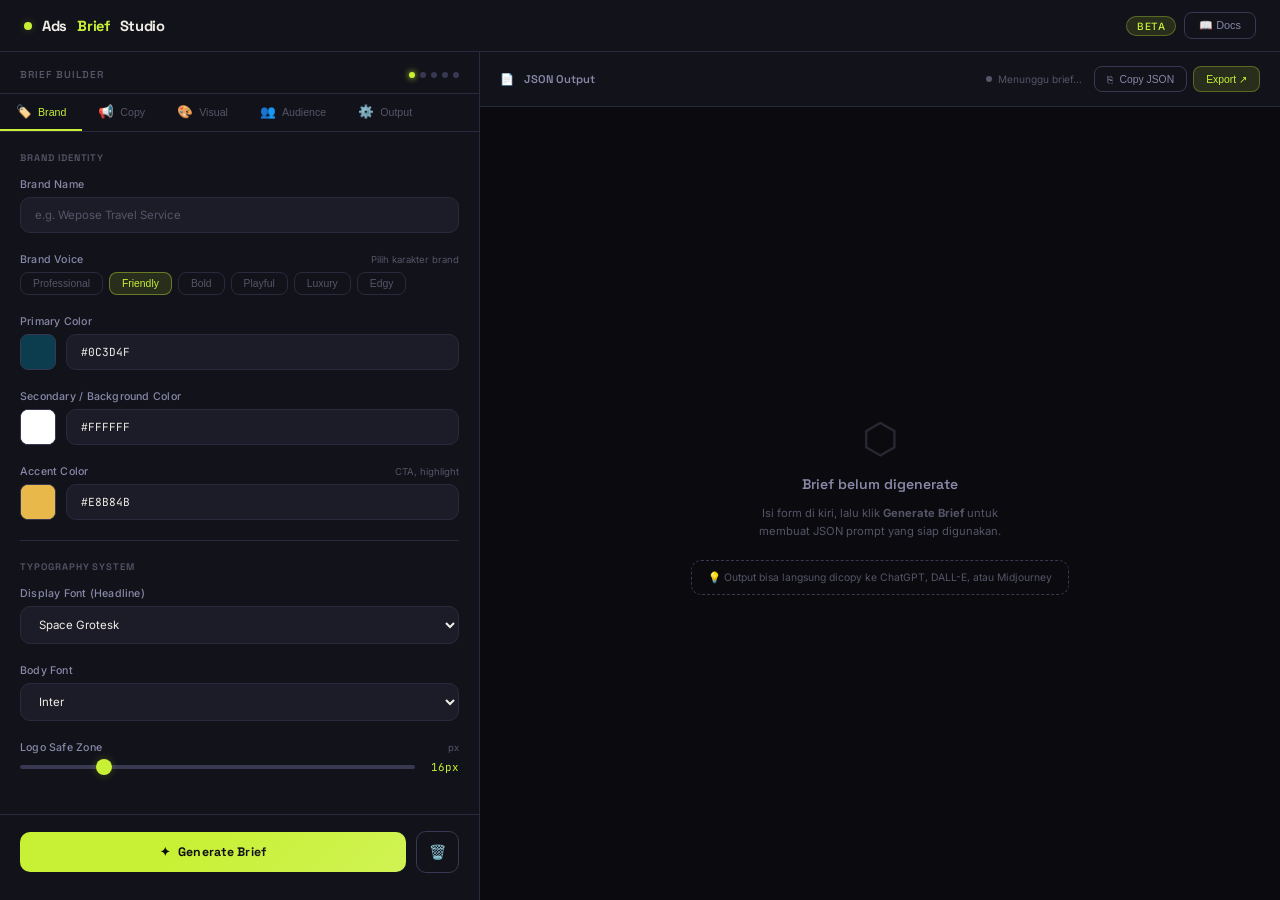
<file: autoads.html>
<!DOCTYPE html>
<html lang="id">
<head>
<meta charset="UTF-8">
<meta name="viewport" content="width=device-width, initial-scale=1.0">
<title>AdsBrief Studio — AI Ads Prompt Generator</title>
<link rel="preconnect" href="https://fonts.googleapis.com">
<link href="https://fonts.googleapis.com/css2?family=Space+Grotesk:wght@300;400;500;600;700&family=Inter:wght@300;400;500&family=JetBrains+Mono:wght@400;500&display=swap" rel="stylesheet">
<style>
*, *::before, *::after { box-sizing: border-box; margin: 0; padding: 0; }

:root {
  --canvas: #0A0A0F;
  --surface: #12121A;
  --surface-2: #1C1C28;
  --surface-3: #252535;
  --border: #2A2A3E;
  --border-2: #383852;
  --accent: #C8F135;
  --accent-dim: rgba(200,241,53,0.12);
  --accent-glow: rgba(200,241,53,0.25);
  --text-primary: #F0EDE6;
  --text-secondary: #8888A8;
  --text-muted: #555568;
  --red: #FF4757;
  --blue: #5B8DEF;
  --purple: #A78BFA;
  --orange: #FB923C;
  --green: #34D399;
  --json-key: #C8F135;
  --json-string: #FB923C;
  --json-number: #5B8DEF;
  --json-bool: #A78BFA;
  --json-null: #8888A8;
}

html { font-size: 14px; }
body {
  font-family: 'Inter', sans-serif;
  background: var(--canvas);
  color: var(--text-primary);
  min-height: 100vh;
  overflow-x: hidden;
}

/* ── TOPBAR ── */
.topbar {
  display: flex;
  align-items: center;
  justify-content: space-between;
  padding: 0 24px;
  height: 52px;
  border-bottom: 1px solid var(--border);
  background: var(--surface);
  position: sticky;
  top: 0;
  z-index: 100;
}
.logo {
  display: flex;
  align-items: center;
  gap: 10px;
  font-family: 'Space Grotesk', sans-serif;
  font-weight: 700;
  font-size: 1.05rem;
  letter-spacing: -0.02em;
  color: var(--text-primary);
}
.logo-dot {
  width: 8px; height: 8px;
  border-radius: 50%;
  background: var(--accent);
  box-shadow: 0 0 8px var(--accent-glow);
}
.logo span { color: var(--accent); }
.topbar-right {
  display: flex;
  align-items: center;
  gap: 8px;
}
.badge {
  padding: 3px 10px;
  border-radius: 99px;
  font-size: 0.72rem;
  font-weight: 500;
  letter-spacing: 0.04em;
  text-transform: uppercase;
}
.badge-beta {
  background: var(--accent-dim);
  color: var(--accent);
  border: 1px solid rgba(200,241,53,0.3);
}
.btn-sm {
  padding: 6px 14px;
  border-radius: 8px;
  font-size: 0.78rem;
  font-weight: 500;
  cursor: pointer;
  border: 1px solid var(--border-2);
  background: transparent;
  color: var(--text-secondary);
  transition: all 0.15s;
}
.btn-sm:hover { border-color: var(--accent); color: var(--accent); }

/* ── MAIN LAYOUT ── */
.studio {
  display: grid;
  grid-template-columns: 480px 1fr;
  height: calc(100vh - 52px);
}

/* ── LEFT PANEL ── */
.panel-left {
  background: var(--surface);
  border-right: 1px solid var(--border);
  overflow-y: auto;
  display: flex;
  flex-direction: column;
}
.panel-left::-webkit-scrollbar { width: 4px; }
.panel-left::-webkit-scrollbar-track { background: transparent; }
.panel-left::-webkit-scrollbar-thumb { background: var(--border-2); border-radius: 99px; }

.section-header {
  display: flex;
  align-items: center;
  justify-content: space-between;
  padding: 16px 20px 12px;
  border-bottom: 1px solid var(--border);
  position: sticky;
  top: 0;
  background: var(--surface);
  z-index: 10;
}
.section-title {
  font-family: 'Space Grotesk', sans-serif;
  font-size: 0.72rem;
  font-weight: 600;
  letter-spacing: 0.1em;
  text-transform: uppercase;
  color: var(--text-muted);
}
.step-indicator {
  display: flex;
  gap: 5px;
  align-items: center;
}
.step-dot {
  width: 6px; height: 6px;
  border-radius: 50%;
  background: var(--border-2);
  transition: all 0.2s;
}
.step-dot.active { background: var(--accent); box-shadow: 0 0 6px var(--accent); }
.step-dot.done { background: var(--green); }

/* Tab Nav */
.tab-nav {
  display: flex;
  gap: 0;
  border-bottom: 1px solid var(--border);
  overflow-x: auto;
  scrollbar-width: none;
}
.tab-nav::-webkit-scrollbar { display: none; }
.tab-btn {
  padding: 10px 16px;
  font-size: 0.76rem;
  font-weight: 500;
  color: var(--text-muted);
  border: none;
  background: transparent;
  cursor: pointer;
  white-space: nowrap;
  border-bottom: 2px solid transparent;
  transition: all 0.15s;
  display: flex;
  align-items: center;
  gap: 6px;
}
.tab-btn.active { color: var(--accent); border-bottom-color: var(--accent); }
.tab-btn:hover:not(.active) { color: var(--text-primary); }
.tab-icon { font-size: 0.9rem; }

/* Form Section */
.form-section { display: none; padding: 20px; }
.form-section.active { display: block; }

.field-group { margin-bottom: 20px; }
.field-label {
  display: flex;
  align-items: center;
  justify-content: space-between;
  margin-bottom: 6px;
}
.label-text {
  font-size: 0.76rem;
  font-weight: 500;
  color: var(--text-secondary);
  letter-spacing: 0.02em;
}
.label-hint {
  font-size: 0.68rem;
  color: var(--text-muted);
}
.field-input {
  width: 100%;
  background: var(--surface-2);
  border: 1px solid var(--border);
  border-radius: 10px;
  padding: 10px 14px;
  color: var(--text-primary);
  font-family: 'Inter', sans-serif;
  font-size: 0.82rem;
  outline: none;
  transition: all 0.15s;
  resize: none;
}
.field-input::placeholder { color: var(--text-muted); }
.field-input:focus {
  border-color: var(--accent);
  background: var(--surface-3);
  box-shadow: 0 0 0 3px var(--accent-dim);
}
.field-input-row {
  display: grid;
  grid-template-columns: 1fr 1fr;
  gap: 10px;
}

/* Color picker row */
.color-row {
  display: flex;
  align-items: center;
  gap: 10px;
}
.color-swatch {
  width: 36px; height: 36px;
  border-radius: 8px;
  border: 1px solid var(--border-2);
  cursor: pointer;
  overflow: hidden;
  flex-shrink: 0;
}
.color-swatch input[type="color"] {
  width: 200%;
  height: 200%;
  margin: -50%;
  cursor: pointer;
  border: none;
  background: none;
}
.color-hex {
  flex: 1;
  font-family: 'JetBrains Mono', monospace;
  font-size: 0.8rem;
  text-transform: uppercase;
}

/* Toggle group */
.toggle-group {
  display: flex;
  gap: 6px;
  flex-wrap: wrap;
}
.toggle-btn {
  padding: 5px 12px;
  border-radius: 8px;
  font-size: 0.74rem;
  font-weight: 500;
  border: 1px solid var(--border);
  background: transparent;
  color: var(--text-muted);
  cursor: pointer;
  transition: all 0.15s;
}
.toggle-btn.active {
  background: var(--accent-dim);
  border-color: rgba(200,241,53,0.4);
  color: var(--accent);
}
.toggle-btn:hover:not(.active) { border-color: var(--border-2); color: var(--text-primary); }

/* Tags input */
.tags-container {
  display: flex;
  flex-wrap: wrap;
  gap: 6px;
  padding: 10px;
  background: var(--surface-2);
  border: 1px solid var(--border);
  border-radius: 10px;
  min-height: 48px;
  cursor: text;
  transition: all 0.15s;
}
.tags-container:focus-within {
  border-color: var(--accent);
  box-shadow: 0 0 0 3px var(--accent-dim);
}
.tag {
  display: flex;
  align-items: center;
  gap: 5px;
  padding: 3px 10px;
  background: var(--surface-3);
  border: 1px solid var(--border-2);
  border-radius: 99px;
  font-size: 0.72rem;
  color: var(--text-primary);
}
.tag-remove {
  cursor: pointer;
  color: var(--text-muted);
  font-size: 0.8rem;
  line-height: 1;
  transition: color 0.1s;
}
.tag-remove:hover { color: var(--red); }
.tags-input {
  background: none;
  border: none;
  outline: none;
  color: var(--text-primary);
  font-family: 'Inter', sans-serif;
  font-size: 0.8rem;
  min-width: 80px;
  flex: 1;
}
.tags-input::placeholder { color: var(--text-muted); }

/* Divider */
.field-divider {
  border: none;
  border-top: 1px solid var(--border);
  margin: 20px 0;
}
.field-section-label {
  font-family: 'Space Grotesk', sans-serif;
  font-size: 0.68rem;
  font-weight: 600;
  letter-spacing: 0.1em;
  text-transform: uppercase;
  color: var(--text-muted);
  margin-bottom: 14px;
}

/* Aspect ratio selector */
.ratio-grid {
  display: grid;
  grid-template-columns: repeat(4, 1fr);
  gap: 8px;
}
.ratio-btn {
  display: flex;
  flex-direction: column;
  align-items: center;
  gap: 6px;
  padding: 10px 6px;
  border: 1px solid var(--border);
  border-radius: 10px;
  background: var(--surface-2);
  cursor: pointer;
  transition: all 0.15s;
  color: var(--text-muted);
}
.ratio-btn.active {
  border-color: rgba(200,241,53,0.4);
  background: var(--accent-dim);
  color: var(--accent);
}
.ratio-btn:hover:not(.active) { border-color: var(--border-2); color: var(--text-primary); }
.ratio-visual {
  border: 2px solid currentColor;
  border-radius: 3px;
  opacity: 0.7;
}
.ratio-label { font-size: 0.68rem; font-weight: 500; text-align: center; }

/* Slider */
.slider-row {
  display: flex;
  align-items: center;
  gap: 12px;
}
.field-slider {
  flex: 1;
  -webkit-appearance: none;
  height: 4px;
  border-radius: 99px;
  background: var(--border-2);
  outline: none;
}
.field-slider::-webkit-slider-thumb {
  -webkit-appearance: none;
  width: 16px; height: 16px;
  border-radius: 50%;
  background: var(--accent);
  cursor: pointer;
  box-shadow: 0 0 8px var(--accent-glow);
}
.slider-value {
  font-family: 'JetBrains Mono', monospace;
  font-size: 0.78rem;
  color: var(--accent);
  min-width: 32px;
  text-align: right;
}

/* Generate button */
.generate-bar {
  padding: 16px 20px;
  border-top: 1px solid var(--border);
  background: var(--surface);
  display: flex;
  gap: 10px;
  align-items: center;
}
.btn-generate {
  flex: 1;
  display: flex;
  align-items: center;
  justify-content: center;
  gap: 8px;
  padding: 12px;
  border-radius: 10px;
  border: none;
  background: var(--accent);
  color: #0A0A0F;
  font-family: 'Space Grotesk', sans-serif;
  font-weight: 700;
  font-size: 0.88rem;
  letter-spacing: 0.01em;
  cursor: pointer;
  transition: all 0.2s;
  position: relative;
  overflow: hidden;
}
.btn-generate::before {
  content: '';
  position: absolute;
  inset: 0;
  background: linear-gradient(135deg, transparent 40%, rgba(255,255,255,0.15) 100%);
}
.btn-generate:hover {
  transform: translateY(-1px);
  box-shadow: 0 8px 24px rgba(200,241,53,0.35);
}
.btn-generate:active { transform: translateY(0); }
.btn-generate.loading { opacity: 0.7; pointer-events: none; }
.btn-reset {
  padding: 12px;
  border-radius: 10px;
  border: 1px solid var(--border-2);
  background: transparent;
  color: var(--text-muted);
  cursor: pointer;
  transition: all 0.15s;
  font-size: 1rem;
}
.btn-reset:hover { border-color: var(--red); color: var(--red); }

/* ── RIGHT PANEL ── */
.panel-right {
  background: var(--canvas);
  display: flex;
  flex-direction: column;
  overflow: hidden;
}
.output-header {
  display: flex;
  align-items: center;
  justify-content: space-between;
  padding: 14px 20px;
  border-bottom: 1px solid var(--border);
  background: var(--surface);
}
.output-title {
  display: flex;
  align-items: center;
  gap: 10px;
  font-family: 'Space Grotesk', sans-serif;
  font-size: 0.8rem;
  font-weight: 600;
  color: var(--text-secondary);
}
.output-status {
  display: flex;
  align-items: center;
  gap: 6px;
  font-size: 0.72rem;
  color: var(--text-muted);
}
.status-dot {
  width: 6px; height: 6px;
  border-radius: 50%;
  background: var(--text-muted);
}
.status-dot.ready { background: var(--green); box-shadow: 0 0 6px var(--green); }
.status-dot.generating {
  background: var(--accent);
  animation: pulse-dot 1s infinite;
}
@keyframes pulse-dot {
  0%,100% { box-shadow: 0 0 4px var(--accent); opacity: 1; }
  50% { box-shadow: 0 0 12px var(--accent); opacity: 0.6; }
}

.output-actions {
  display: flex;
  gap: 6px;
}
.action-btn {
  display: flex;
  align-items: center;
  gap: 6px;
  padding: 6px 12px;
  border-radius: 8px;
  font-size: 0.74rem;
  font-weight: 500;
  cursor: pointer;
  border: 1px solid var(--border-2);
  background: transparent;
  color: var(--text-secondary);
  transition: all 0.15s;
}
.action-btn:hover { border-color: var(--border-2); color: var(--text-primary); background: var(--surface-2); }
.action-btn.primary {
  background: var(--accent-dim);
  border-color: rgba(200,241,53,0.3);
  color: var(--accent);
}
.action-btn.primary:hover { background: rgba(200,241,53,0.18); }

/* Export menu */
.export-menu {
  position: relative;
}
.export-dropdown {
  display: none;
  position: absolute;
  top: calc(100% + 6px);
  right: 0;
  background: var(--surface-2);
  border: 1px solid var(--border-2);
  border-radius: 10px;
  overflow: hidden;
  min-width: 180px;
  z-index: 200;
  box-shadow: 0 16px 40px rgba(0,0,0,0.4);
}
.export-dropdown.open { display: block; }
.export-option {
  display: flex;
  align-items: center;
  gap: 10px;
  padding: 10px 14px;
  font-size: 0.78rem;
  color: var(--text-secondary);
  cursor: pointer;
  transition: all 0.1s;
  border: none;
  background: none;
  width: 100%;
  text-align: left;
}
.export-option:hover { background: var(--surface-3); color: var(--text-primary); }
.export-divider { border: none; border-top: 1px solid var(--border); margin: 4px 0; }
.export-option-icon { font-size: 1rem; }

/* JSON Viewer */
.output-body {
  flex: 1;
  overflow-y: auto;
  padding: 20px;
  display: flex;
  flex-direction: column;
  gap: 16px;
}
.output-body::-webkit-scrollbar { width: 4px; }
.output-body::-webkit-scrollbar-track { background: transparent; }
.output-body::-webkit-scrollbar-thumb { background: var(--border); border-radius: 99px; }

/* Empty state */
.empty-state {
  flex: 1;
  display: flex;
  flex-direction: column;
  align-items: center;
  justify-content: center;
  gap: 12px;
  color: var(--text-muted);
  text-align: center;
  padding: 40px;
}
.empty-icon { font-size: 3rem; opacity: 0.4; }
.empty-title {
  font-family: 'Space Grotesk', sans-serif;
  font-size: 1rem;
  font-weight: 600;
  color: var(--text-secondary);
}
.empty-desc { font-size: 0.8rem; line-height: 1.6; max-width: 280px; }
.empty-hint {
  display: flex;
  align-items: center;
  gap: 8px;
  padding: 10px 16px;
  border: 1px dashed var(--border-2);
  border-radius: 10px;
  font-size: 0.74rem;
  color: var(--text-muted);
  margin-top: 8px;
}

/* JSON Block */
.json-block {
  background: var(--surface);
  border: 1px solid var(--border);
  border-radius: 12px;
  overflow: hidden;
}
.json-block-header {
  display: flex;
  align-items: center;
  justify-content: space-between;
  padding: 10px 16px;
  background: var(--surface-2);
  border-bottom: 1px solid var(--border);
}
.json-block-title {
  font-family: 'JetBrains Mono', monospace;
  font-size: 0.72rem;
  color: var(--text-muted);
  display: flex;
  align-items: center;
  gap: 8px;
}
.json-block-title::before {
  content: '';
  display: inline-block;
  width: 8px; height: 8px;
  border-radius: 50%;
  background: var(--accent);
}
.copy-line-btn {
  padding: 3px 10px;
  border-radius: 6px;
  font-size: 0.68rem;
  border: 1px solid var(--border);
  background: transparent;
  color: var(--text-muted);
  cursor: pointer;
  transition: all 0.1s;
  font-family: 'Inter', sans-serif;
}
.copy-line-btn:hover { border-color: var(--accent); color: var(--accent); }
.copy-line-btn.copied { border-color: var(--green); color: var(--green); }

.json-code {
  padding: 16px;
  font-family: 'JetBrains Mono', monospace;
  font-size: 0.78rem;
  line-height: 1.7;
  color: var(--text-secondary);
  overflow-x: auto;
  white-space: pre;
}
.json-code::-webkit-scrollbar { height: 4px; }
.json-code::-webkit-scrollbar-thumb { background: var(--border); border-radius: 99px; }

/* JSON Syntax Colors */
.jk { color: var(--json-key); }
.js { color: var(--json-string); }
.jn { color: var(--json-number); }
.jb { color: var(--json-bool); }
.jnu { color: var(--json-null); }
.jp { color: var(--text-muted); }
.jc { color: var(--text-muted); font-style: italic; }

/* Preview card below JSON */
.preview-card {
  background: var(--surface);
  border: 1px solid var(--border);
  border-radius: 12px;
  padding: 16px;
}
.preview-card-title {
  font-family: 'Space Grotesk', sans-serif;
  font-size: 0.7rem;
  font-weight: 600;
  letter-spacing: 0.08em;
  text-transform: uppercase;
  color: var(--text-muted);
  margin-bottom: 12px;
}
.preview-grid {
  display: grid;
  grid-template-columns: repeat(3, 1fr);
  gap: 8px;
}
.preview-item {
  background: var(--surface-2);
  border-radius: 8px;
  padding: 10px;
}
.preview-item-label {
  font-size: 0.65rem;
  color: var(--text-muted);
  margin-bottom: 4px;
  letter-spacing: 0.03em;
}
.preview-item-value {
  font-size: 0.78rem;
  color: var(--text-primary);
  font-weight: 500;
  word-break: break-word;
}
.color-preview-dot {
  width: 14px; height: 14px;
  border-radius: 4px;
  display: inline-block;
  margin-right: 6px;
  vertical-align: middle;
  border: 1px solid rgba(255,255,255,0.1);
}

/* Export to ChatGPT banner */
.chatgpt-banner {
  background: linear-gradient(135deg, #0f3027 0%, #1a1a2e 100%);
  border: 1px solid rgba(77,199,128,0.25);
  border-radius: 12px;
  padding: 16px;
  display: flex;
  align-items: center;
  justify-content: space-between;
  gap: 12px;
}
.chatgpt-info { display: flex; align-items: center; gap: 12px; }
.chatgpt-logo {
  width: 36px; height: 36px;
  background: #10a37f;
  border-radius: 8px;
  display: flex;
  align-items: center;
  justify-content: center;
  font-size: 1.1rem;
  flex-shrink: 0;
}
.chatgpt-text { font-size: 0.78rem; color: var(--text-secondary); line-height: 1.5; }
.chatgpt-text strong { color: var(--text-primary); font-weight: 600; }
.btn-chatgpt {
  padding: 8px 16px;
  border-radius: 8px;
  border: 1px solid rgba(77,199,128,0.4);
  background: rgba(77,199,128,0.1);
  color: #4dc780;
  font-size: 0.76rem;
  font-weight: 600;
  cursor: pointer;
  white-space: nowrap;
  transition: all 0.15s;
  font-family: 'Inter', sans-serif;
}
.btn-chatgpt:hover { background: rgba(77,199,128,0.2); }

/* Midjourney banner */
.mj-banner {
  background: linear-gradient(135deg, #1a0f2e 0%, #0f1a2e 100%);
  border: 1px solid rgba(114,90,193,0.25);
  border-radius: 12px;
  padding: 16px;
  display: flex;
  align-items: center;
  justify-content: space-between;
  gap: 12px;
}
.mj-logo {
  width: 36px; height: 36px;
  background: #5b4a8f;
  border-radius: 8px;
  display: flex;
  align-items: center;
  justify-content: center;
  font-size: 1rem;
  flex-shrink: 0;
}
.btn-mj {
  padding: 8px 16px;
  border-radius: 8px;
  border: 1px solid rgba(114,90,193,0.4);
  background: rgba(114,90,193,0.1);
  color: #9b7ed4;
  font-size: 0.76rem;
  font-weight: 600;
  cursor: pointer;
  white-space: nowrap;
  transition: all 0.15s;
  font-family: 'Inter', sans-serif;
}
.btn-mj:hover { background: rgba(114,90,193,0.2); }

/* Toast */
.toast-container {
  position: fixed;
  bottom: 24px;
  right: 24px;
  z-index: 1000;
  display: flex;
  flex-direction: column;
  gap: 8px;
}
.toast {
  display: flex;
  align-items: center;
  gap: 10px;
  padding: 10px 16px;
  background: var(--surface-2);
  border: 1px solid var(--border-2);
  border-radius: 10px;
  font-size: 0.78rem;
  color: var(--text-primary);
  animation: slide-in 0.2s ease;
  box-shadow: 0 8px 24px rgba(0,0,0,0.3);
  max-width: 280px;
}
.toast.success { border-color: rgba(52,211,153,0.4); }
.toast.error { border-color: rgba(255,71,87,0.4); }
.toast-icon { font-size: 1rem; }
@keyframes slide-in {
  from { transform: translateX(20px); opacity: 0; }
  to { transform: translateX(0); opacity: 1; }
}

/* Loading spinner */
.spinner {
  width: 16px; height: 16px;
  border: 2px solid rgba(10,10,15,0.3);
  border-top-color: #0A0A0F;
  border-radius: 50%;
  animation: spin 0.6s linear infinite;
}
@keyframes spin { to { transform: rotate(360deg); } }

/* Typewriter effect */
@keyframes blink { 0%,100% { opacity: 1; } 50% { opacity: 0; } }
.cursor { animation: blink 0.8s infinite; color: var(--accent); }

/* Responsive */
@media (max-width: 900px) {
  .studio { grid-template-columns: 1fr; height: auto; }
  .panel-left { max-height: 60vh; }
  .panel-right { min-height: 50vh; }
  .preview-grid { grid-template-columns: 1fr 1fr; }
}
</style>
</head>
<body>

<!-- Topbar -->
<nav class="topbar">
  <div class="logo">
    <div class="logo-dot"></div>
    Ads<span>Brief</span> Studio
  </div>
  <div class="topbar-right">
    <span class="badge badge-beta">Beta</span>
    <button class="btn-sm" onclick="showDocs()">📖 Docs</button>
  </div>
</nav>

<!-- Main Studio -->
<div class="studio">

  <!-- LEFT: Form Panel -->
  <div class="panel-left">
    <div class="section-header">
      <span class="section-title">Brief Builder</span>
      <div class="step-indicator">
        <div class="step-dot active" id="dot-0"></div>
        <div class="step-dot" id="dot-1"></div>
        <div class="step-dot" id="dot-2"></div>
        <div class="step-dot" id="dot-3"></div>
        <div class="step-dot" id="dot-4"></div>
      </div>
    </div>

    <!-- Tab Navigation -->
    <div class="tab-nav">
      <button class="tab-btn active" onclick="switchTab(0, this)">
        <span class="tab-icon">🏷️</span> Brand
      </button>
      <button class="tab-btn" onclick="switchTab(1, this)">
        <span class="tab-icon">📢</span> Copy
      </button>
      <button class="tab-btn" onclick="switchTab(2, this)">
        <span class="tab-icon">🎨</span> Visual
      </button>
      <button class="tab-btn" onclick="switchTab(3, this)">
        <span class="tab-icon">👥</span> Audience
      </button>
      <button class="tab-btn" onclick="switchTab(4, this)">
        <span class="tab-icon">⚙️</span> Output
      </button>
    </div>

    <!-- TAB 0: Brand Identity -->
    <div class="form-section active" id="tab-0">
      <p class="field-section-label">Brand Identity</p>

      <div class="field-group">
        <div class="field-label">
          <span class="label-text">Brand Name</span>
        </div>
        <input class="field-input" id="brand_name" type="text" placeholder="e.g. Wepose Travel Service" oninput="liveUpdate()">
      </div>

      <div class="field-group">
        <div class="field-label">
          <span class="label-text">Brand Voice</span>
          <span class="label-hint">Pilih karakter brand</span>
        </div>
        <div class="toggle-group" id="brand_voice">
          <button class="toggle-btn" onclick="toggleSingle(this, 'brand_voice')">Professional</button>
          <button class="toggle-btn active" onclick="toggleSingle(this, 'brand_voice')">Friendly</button>
          <button class="toggle-btn" onclick="toggleSingle(this, 'brand_voice')">Bold</button>
          <button class="toggle-btn" onclick="toggleSingle(this, 'brand_voice')">Playful</button>
          <button class="toggle-btn" onclick="toggleSingle(this, 'brand_voice')">Luxury</button>
          <button class="toggle-btn" onclick="toggleSingle(this, 'brand_voice')">Edgy</button>
        </div>
      </div>

      <div class="field-group">
        <div class="field-label">
          <span class="label-text">Primary Color</span>
        </div>
        <div class="color-row">
          <div class="color-swatch" style="background:#0c3d4f">
            <input type="color" id="color_primary" value="#0c3d4f" oninput="syncColor('primary')">
          </div>
          <input class="field-input color-hex" id="hex_primary" type="text" value="#0c3d4f" placeholder="#000000" oninput="syncHex('primary')">
        </div>
      </div>

      <div class="field-group">
        <div class="field-label">
          <span class="label-text">Secondary / Background Color</span>
        </div>
        <div class="color-row">
          <div class="color-swatch" id="swatch_secondary" style="background:#ffffff">
            <input type="color" id="color_secondary" value="#ffffff" oninput="syncColor('secondary')">
          </div>
          <input class="field-input color-hex" id="hex_secondary" type="text" value="#ffffff" placeholder="#ffffff" oninput="syncHex('secondary')">
        </div>
      </div>

      <div class="field-group">
        <div class="field-label">
          <span class="label-text">Accent Color</span>
          <span class="label-hint">CTA, highlight</span>
        </div>
        <div class="color-row">
          <div class="color-swatch" id="swatch_accent" style="background:#e8b84b">
            <input type="color" id="color_accent" value="#e8b84b" oninput="syncColor('accent')">
          </div>
          <input class="field-input color-hex" id="hex_accent" type="text" value="#e8b84b" placeholder="#e8b84b" oninput="syncHex('accent')">
        </div>
      </div>

      <hr class="field-divider">
      <p class="field-section-label">Typography System</p>

      <div class="field-group">
        <div class="field-label">
          <span class="label-text">Display Font (Headline)</span>
        </div>
        <select class="field-input" id="font_display" onchange="liveUpdate()">
          <option value="Space Grotesk">Space Grotesk</option>
          <option value="Syne">Syne</option>
          <option value="Plus Jakarta Sans">Plus Jakarta Sans</option>
          <option value="Bebas Neue">Bebas Neue</option>
          <option value="Montserrat">Montserrat</option>
          <option value="Raleway">Raleway</option>
          <option value="Poppins">Poppins</option>
          <option value="Anton">Anton</option>
        </select>
      </div>

      <div class="field-group">
        <div class="field-label">
          <span class="label-text">Body Font</span>
        </div>
        <select class="field-input" id="font_body" onchange="liveUpdate()">
          <option value="Inter">Inter</option>
          <option value="DM Sans">DM Sans</option>
          <option value="Nunito">Nunito</option>
          <option value="Lato">Lato</option>
          <option value="Source Sans Pro">Source Sans Pro</option>
        </select>
      </div>

      <div class="field-group">
        <div class="field-label">
          <span class="label-text">Logo Safe Zone</span>
          <span class="label-hint">px</span>
        </div>
        <div class="slider-row">
          <input type="range" class="field-slider" id="logo_safe_zone" min="8" max="48" value="16" oninput="document.getElementById('lsz_val').textContent=this.value+'px';liveUpdate()">
          <span class="slider-value" id="lsz_val">16px</span>
        </div>
      </div>
    </div>

    <!-- TAB 1: Copy / Messaging -->
    <div class="form-section" id="tab-1">
      <p class="field-section-label">Ad Copy</p>

      <div class="field-group">
        <div class="field-label">
          <span class="label-text">Headline</span>
          <span class="label-hint">Max 8 kata, punch kuat</span>
        </div>
        <input class="field-input" id="headline" type="text" placeholder="e.g. VISA CHINA ANTI RIBET" oninput="liveUpdate()">
      </div>

      <div class="field-group">
        <div class="field-label">
          <span class="label-text">Subheadline</span>
        </div>
        <input class="field-input" id="subheadline" type="text" placeholder="e.g. Cuma Modal Paspor Bisa Jelajahi China" oninput="liveUpdate()">
      </div>

      <div class="field-group">
        <div class="field-label">
          <span class="label-text">Call to Action</span>
        </div>
        <input class="field-input" id="cta_text" type="text" placeholder="e.g. Apply Visa China Sekarang" oninput="liveUpdate()">
      </div>

      <hr class="field-divider">
      <p class="field-section-label">CTA Design Spec</p>

      <div class="field-group">
        <div class="field-label">
          <span class="label-text">CTA Shape</span>
        </div>
        <div class="toggle-group" id="cta_shape">
          <button class="toggle-btn active" onclick="toggleSingle(this,'cta_shape')">Pill</button>
          <button class="toggle-btn" onclick="toggleSingle(this,'cta_shape')">Rounded</button>
          <button class="toggle-btn" onclick="toggleSingle(this,'cta_shape')">Sharp</button>
        </div>
      </div>

      <div class="field-group">
        <div class="field-label">
          <span class="label-text">CTA Icon</span>
        </div>
        <div class="toggle-group" id="cta_icon">
          <button class="toggle-btn active" onclick="toggleSingle(this,'cta_icon')">→ Arrow</button>
          <button class="toggle-btn" onclick="toggleSingle(this,'cta_icon')">💬 WhatsApp</button>
          <button class="toggle-btn" onclick="toggleSingle(this,'cta_icon')">✦ Star</button>
          <button class="toggle-btn" onclick="toggleSingle(this,'cta_icon')">None</button>
        </div>
      </div>

      <hr class="field-divider">
      <p class="field-section-label">Key Features (USP)</p>

      <div class="field-group">
        <div class="field-label">
          <span class="label-text">Feature Points</span>
          <span class="label-hint">Enter untuk tambah</span>
        </div>
        <div class="tags-container" id="features_container" onclick="document.getElementById('features_input').focus()">
          <span class="tag">Proses mudah <span class="tag-remove" onclick="removeTag(this)">×</span></span>
          <span class="tag">Cepat & Efisien <span class="tag-remove" onclick="removeTag(this)">×</span></span>
          <span class="tag">Tim profesional <span class="tag-remove" onclick="removeTag(this)">×</span></span>
          <input class="tags-input" id="features_input" placeholder="Tambah fitur..." onkeydown="handleTagInput(event, 'features_container')">
        </div>
      </div>

      <div class="field-group">
        <div class="field-label">
          <span class="label-text">Forbidden Elements</span>
          <span class="label-hint">Apa yang TIDAK boleh muncul</span>
        </div>
        <div class="tags-container" id="forbidden_container" onclick="document.getElementById('forbidden_input').focus()">
          <span class="tag">clutter <span class="tag-remove" onclick="removeTag(this)">×</span></span>
          <span class="tag">serif font <span class="tag-remove" onclick="removeTag(this)">×</span></span>
          <input class="tags-input" id="forbidden_input" placeholder="Tambah larangan..." onkeydown="handleTagInput(event, 'forbidden_container')">
        </div>
      </div>
    </div>

    <!-- TAB 2: Visual Direction -->
    <div class="form-section" id="tab-2">
      <p class="field-section-label">Format & Output</p>

      <div class="field-group">
        <div class="field-label">
          <span class="label-text">Aspect Ratio</span>
        </div>
        <div class="ratio-grid" id="aspect_ratio">
          <button class="ratio-btn" onclick="toggleRatio(this)">
            <div class="ratio-visual" style="width:24px;height:24px"></div>
            <span class="ratio-label">1:1<br>Square</span>
          </button>
          <button class="ratio-btn active" onclick="toggleRatio(this)">
            <div class="ratio-visual" style="width:20px;height:25px"></div>
            <span class="ratio-label">4:5<br>Feed</span>
          </button>
          <button class="ratio-btn" onclick="toggleRatio(this)">
            <div class="ratio-visual" style="width:16px;height:28px"></div>
            <span class="ratio-label">9:16<br>Story</span>
          </button>
          <button class="ratio-btn" onclick="toggleRatio(this)">
            <div class="ratio-visual" style="width:28px;height:16px"></div>
            <span class="ratio-label">16:9<br>Banner</span>
          </button>
        </div>
      </div>

      <div class="field-group">
        <div class="field-label">
          <span class="label-text">Visual Aesthetic</span>
        </div>
        <div class="toggle-group" id="aesthetic">
          <button class="toggle-btn active" onclick="toggleSingle(this,'aesthetic')">Bright & Fresh</button>
          <button class="toggle-btn" onclick="toggleSingle(this,'aesthetic')">Dark & Bold</button>
          <button class="toggle-btn" onclick="toggleSingle(this,'aesthetic')">Minimal Clean</button>
          <button class="toggle-btn" onclick="toggleSingle(this,'aesthetic')">Luxury</button>
          <button class="toggle-btn" onclick="toggleSingle(this,'aesthetic')">Retro Warm</button>
        </div>
      </div>

      <div class="field-group">
        <div class="field-label">
          <span class="label-text">Composition Style</span>
        </div>
        <div class="toggle-group" id="composition">
          <button class="toggle-btn active" onclick="toggleSingle(this,'composition')">Hero Center</button>
          <button class="toggle-btn" onclick="toggleSingle(this,'composition')">Left Align</button>
          <button class="toggle-btn" onclick="toggleSingle(this,'composition')">Split Screen</button>
          <button class="toggle-btn" onclick="toggleSingle(this,'composition')">Overlapping</button>
        </div>
      </div>

      <hr class="field-divider">
      <p class="field-section-label">Depth & Lighting</p>

      <div class="field-group">
        <div class="field-label">
          <span class="label-text">Lighting Setup</span>
        </div>
        <div class="toggle-group" id="lighting">
          <button class="toggle-btn active" onclick="toggleSingle(this,'lighting')">Studio 3-point</button>
          <button class="toggle-btn" onclick="toggleSingle(this,'lighting')">Soft Natural</button>
          <button class="toggle-btn" onclick="toggleSingle(this,'lighting')">Dramatic Side</button>
          <button class="toggle-btn" onclick="toggleSingle(this,'lighting')">Backlit Glow</button>
        </div>
      </div>

      <div class="field-group">
        <div class="field-label">
          <span class="label-text">Depth of Field</span>
          <span class="label-hint">Blur amount</span>
        </div>
        <div class="toggle-group" id="dof">
          <button class="toggle-btn" onclick="toggleSingle(this,'dof')">Sharp All</button>
          <button class="toggle-btn active" onclick="toggleSingle(this,'dof')">f/2.8 Soft BG</button>
          <button class="toggle-btn" onclick="toggleSingle(this,'dof')">f/1.4 Bokeh</button>
        </div>
      </div>

      <hr class="field-divider">
      <p class="field-section-label">Motion Layer</p>

      <div class="field-group">
        <div class="field-label">
          <span class="label-text">Motion Export</span>
        </div>
        <div class="toggle-group" id="motion_format">
          <button class="toggle-btn active" onclick="toggleMulti(this)">Static PNG</button>
          <button class="toggle-btn" onclick="toggleMulti(this)">MP4 Loop</button>
          <button class="toggle-btn" onclick="toggleMulti(this)">GIF</button>
          <button class="toggle-btn" onclick="toggleMulti(this)">Lottie JSON</button>
        </div>
      </div>

      <div class="field-group">
        <div class="field-label">
          <span class="label-text">Animation Style</span>
        </div>
        <div class="toggle-group" id="animation_style">
          <button class="toggle-btn" onclick="toggleSingle(this,'animation_style')">None</button>
          <button class="toggle-btn active" onclick="toggleSingle(this,'animation_style')">Subtle Float</button>
          <button class="toggle-btn" onclick="toggleSingle(this,'animation_style')">Fade Sequence</button>
          <button class="toggle-btn" onclick="toggleSingle(this,'animation_style')">Cinematic Pan</button>
        </div>
      </div>
    </div>

    <!-- TAB 3: Audience -->
    <div class="form-section" id="tab-3">
      <p class="field-section-label">Target Audience</p>

      <div class="field-group">
        <div class="field-label">
          <span class="label-text">Age Range</span>
        </div>
        <div class="field-input-row">
          <input class="field-input" id="age_min" type="number" placeholder="Min: 22" value="22" oninput="liveUpdate()">
          <input class="field-input" id="age_max" type="number" placeholder="Max: 35" value="35" oninput="liveUpdate()">
        </div>
      </div>

      <div class="field-group">
        <div class="field-label">
          <span class="label-text">Demographic</span>
        </div>
        <input class="field-input" id="demographic" type="text" placeholder="e.g. Millennial & Gen-Z Indonesia" oninput="liveUpdate()" value="Millennial & Gen-Z Indonesia">
      </div>

      <div class="field-group">
        <div class="field-label">
          <span class="label-text">Psychographic</span>
          <span class="label-hint">Karakter & behavior</span>
        </div>
        <textarea class="field-input" id="psychographic" rows="3" placeholder="e.g. Traveler impulsif, price-sensitive, mobile-first" oninput="liveUpdate()">Traveler impulsif, price-sensitive, mobile-first</textarea>
      </div>

      <div class="field-group">
        <div class="field-label">
          <span class="label-text">Platform Context</span>
        </div>
        <div class="toggle-group" id="platform">
          <button class="toggle-btn active" onclick="toggleSingle(this,'platform')">Instagram Feed</button>
          <button class="toggle-btn" onclick="toggleSingle(this,'platform')">TikTok</button>
          <button class="toggle-btn" onclick="toggleSingle(this,'platform')">Facebook Ads</button>
          <button class="toggle-btn" onclick="toggleSingle(this,'platform')">Google Display</button>
          <button class="toggle-btn" onclick="toggleSingle(this,'platform')">Twitter/X</button>
        </div>
      </div>

      <div class="field-group">
        <div class="field-label">
          <span class="label-text">Scroll-Stop Priority</span>
          <span class="label-hint">Hook utama dalam 3 detik</span>
        </div>
        <div class="toggle-group" id="scroll_stop">
          <button class="toggle-btn active" onclick="toggleSingle(this,'scroll_stop')">3-sec Visual Hook</button>
          <button class="toggle-btn" onclick="toggleSingle(this,'scroll_stop')">Emotional Pull</button>
          <button class="toggle-btn" onclick="toggleSingle(this,'scroll_stop')">Price Shock</button>
          <button class="toggle-btn" onclick="toggleSingle(this,'scroll_stop')">Curiosity Gap</button>
        </div>
      </div>

      <hr class="field-divider">
      <p class="field-section-label">A/B Variant Generation</p>

      <div class="field-group">
        <div class="field-label">
          <span class="label-text">Enable A/B Variants</span>
        </div>
        <div class="toggle-group" id="ab_enabled">
          <button class="toggle-btn active" onclick="toggleSingle(this,'ab_enabled')">Yes — Generate 2 Variants</button>
          <button class="toggle-btn" onclick="toggleSingle(this,'ab_enabled')">No — Single Output</button>
        </div>
      </div>

      <div class="field-group">
        <div class="field-label">
          <span class="label-text">Variant Metric</span>
          <span class="label-hint">Apa yang dibandingkan</span>
        </div>
        <div class="toggle-group" id="ab_metric">
          <button class="toggle-btn active" onclick="toggleSingle(this,'ab_metric')">Visual Contrast Score</button>
          <button class="toggle-btn" onclick="toggleSingle(this,'ab_metric')">CTA Color</button>
          <button class="toggle-btn" onclick="toggleSingle(this,'ab_metric')">Layout</button>
          <button class="toggle-btn" onclick="toggleSingle(this,'ab_metric')">Headline Tone</button>
        </div>
      </div>
    </div>

    <!-- TAB 4: Output Config -->
    <div class="form-section" id="tab-4">
      <p class="field-section-label">Output Format</p>

      <div class="field-group">
        <div class="field-label">
          <span class="label-text">File Type</span>
        </div>
        <div class="toggle-group" id="file_type">
          <button class="toggle-btn active" onclick="toggleSingle(this,'file_type')">PNG</button>
          <button class="toggle-btn" onclick="toggleSingle(this,'file_type')">WebP</button>
          <button class="toggle-btn" onclick="toggleSingle(this,'file_type')">JPG</button>
          <button class="toggle-btn" onclick="toggleSingle(this,'file_type')">PDF</button>
        </div>
      </div>

      <div class="field-group">
        <div class="field-label">
          <span class="label-text">Background</span>
        </div>
        <div class="toggle-group" id="bg_type">
          <button class="toggle-btn active" onclick="toggleSingle(this,'bg_type')">Solid Color</button>
          <button class="toggle-btn" onclick="toggleSingle(this,'bg_type')">Transparent</button>
          <button class="toggle-btn" onclick="toggleSingle(this,'bg_type')">Gradient</button>
        </div>
      </div>

      <div class="field-group">
        <div class="field-label">
          <span class="label-text">Resolution</span>
        </div>
        <div class="toggle-group" id="resolution">
          <button class="toggle-btn" onclick="toggleSingle(this,'resolution')">72 DPI (Web)</button>
          <button class="toggle-btn active" onclick="toggleSingle(this,'resolution')">150 DPI (Social)</button>
          <button class="toggle-btn" onclick="toggleSingle(this,'resolution')">300 DPI (Print)</button>
        </div>
      </div>

      <div class="field-group">
        <div class="field-label">
          <span class="label-text">Photorealism Level</span>
        </div>
        <div class="slider-row">
          <input type="range" class="field-slider" id="photorealism" min="1" max="5" value="4" oninput="updatePhotoLabel(this.value);liveUpdate()">
          <span class="slider-value" id="photo_val">Ultra-8K</span>
        </div>
      </div>

      <hr class="field-divider">
      <p class="field-section-label">Layer Export</p>

      <div class="field-group">
        <div class="field-label">
          <span class="label-text">Export Layers</span>
          <span class="label-hint">Pilih layer yang diexport</span>
        </div>
        <div class="toggle-group" id="export_layers">
          <button class="toggle-btn active" onclick="toggleMulti(this)">Background</button>
          <button class="toggle-btn active" onclick="toggleMulti(this)">Product</button>
          <button class="toggle-btn active" onclick="toggleMulti(this)">Typography</button>
          <button class="toggle-btn active" onclick="toggleMulti(this)">CTA Button</button>
          <button class="toggle-btn" onclick="toggleMulti(this)">Logo</button>
          <button class="toggle-btn" onclick="toggleMulti(this)">Feature Badges</button>
        </div>
      </div>

      <hr class="field-divider">
      <p class="field-section-label">Negative Prompt</p>

      <div class="field-group">
        <div class="field-label">
          <span class="label-text">Additional Exclusions</span>
        </div>
        <textarea class="field-input" id="neg_prompt_extra" rows="3" placeholder="Tambah hal yang tidak diinginkan..." oninput="liveUpdate()">ugly, deformed, blurry, watermarks, low resolution</textarea>
      </div>
    </div>

    <!-- Generate Bar -->
    <div class="generate-bar">
      <button class="btn-generate" id="btn_generate" onclick="generateJSON()">
        <span id="gen_icon">✦</span>
        <span id="gen_text">Generate Brief</span>
      </button>
      <button class="btn-reset" onclick="resetForm()" title="Reset semua">🗑️</button>
    </div>
  </div>

  <!-- RIGHT: Output Panel -->
  <div class="panel-right">
    <div class="output-header">
      <div class="output-title">
        <span>📄</span> JSON Output
      </div>
      <div style="display:flex;align-items:center;gap:12px">
        <div class="output-status">
          <div class="status-dot" id="status_dot"></div>
          <span id="status_text">Menunggu brief...</span>
        </div>
        <div class="output-actions">
          <button class="action-btn" onclick="copyJSON()" id="copy_btn">
            <span>⎘</span> Copy JSON
          </button>
          <div class="export-menu">
            <button class="action-btn primary" onclick="toggleExport()">
              Export ↗
            </button>
            <div class="export-dropdown" id="export_dropdown">
              <button class="export-option" onclick="exportToChatGPT()">
                <span class="export-option-icon">🤖</span> Buka di ChatGPT
              </button>
              <button class="export-option" onclick="exportToMidjourney()">
                <span class="export-option-icon">🎨</span> Format Midjourney
              </button>
              <div class="export-divider"></div>
              <button class="export-option" onclick="downloadJSON()">
                <span class="export-option-icon">⬇️</span> Download .json
              </button>
            </div>
          </div>
        </div>
      </div>
    </div>

    <div class="output-body" id="output_body">
      <!-- Empty State -->
      <div class="empty-state" id="empty_state">
        <div class="empty-icon">⬡</div>
        <div class="empty-title">Brief belum digenerate</div>
        <div class="empty-desc">Isi form di kiri, lalu klik <strong>Generate Brief</strong> untuk membuat JSON prompt yang siap digunakan.</div>
        <div class="empty-hint">
          💡 Output bisa langsung dicopy ke ChatGPT, DALL-E, atau Midjourney
        </div>
      </div>
    </div>
  </div>
</div>

<!-- Toast Container -->
<div class="toast-container" id="toast_container"></div>

<script>
// ─── State ───
let currentJSON = null;
let activeRatio = '4:5 (Portrait Feed)';
let activeRatioLabel = '4:5';

// ─── Tab Switching ───
function switchTab(index, btn) {
  document.querySelectorAll('.form-section').forEach(s => s.classList.remove('active'));
  document.querySelectorAll('.tab-btn').forEach(b => b.classList.remove('active'));
  document.getElementById('tab-' + index).classList.add('active');
  btn.classList.add('active');
  document.querySelectorAll('.step-dot').forEach((d, i) => {
    d.classList.toggle('active', i === index);
    d.classList.toggle('done', i < index);
  });
}

// ─── Toggle helpers ───
function toggleSingle(btn, groupId) {
  const group = document.getElementById(groupId) || btn.closest('.toggle-group');
  group.querySelectorAll('.toggle-btn').forEach(b => b.classList.remove('active'));
  btn.classList.add('active');
  liveUpdate();
}
function toggleMulti(btn) {
  btn.classList.toggle('active');
  liveUpdate();
}
function toggleRatio(btn) {
  document.querySelectorAll('#aspect_ratio .ratio-btn').forEach(b => b.classList.remove('active'));
  btn.classList.add('active');
  const label = btn.querySelector('.ratio-label').textContent.trim();
  activeRatioLabel = label.split('\n')[0];
  const map = {'1:1':'1:1 (Square)','4:5':'4:5 (Portrait Feed)','9:16':'9:16 (Story/Reels)','16:9':'16:9 (Landscape Banner)'};
  activeRatio = map[activeRatioLabel] || activeRatioLabel;
  liveUpdate();
}

// ─── Color sync ───
function syncColor(which) {
  const val = document.getElementById('color_' + which).value;
  document.getElementById('hex_' + which).value = val;
  document.getElementById('swatch_' + which) && (document.getElementById('swatch_' + which).style.background = val);
  const swatchEl = document.getElementById('color_' + which).closest('.color-swatch');
  if (swatchEl) swatchEl.style.background = val;
  liveUpdate();
}
function syncHex(which) {
  let val = document.getElementById('hex_' + which).value;
  if (/^#[0-9a-fA-F]{6}$/.test(val)) {
    document.getElementById('color_' + which).value = val;
    const swatchEl = document.getElementById('color_' + which).closest('.color-swatch');
    if (swatchEl) swatchEl.style.background = val;
  }
  liveUpdate();
}

// ─── Tags ───
function handleTagInput(e, containerId) {
  if (e.key === 'Enter' || e.key === ',') {
    e.preventDefault();
    const input = e.target;
    const val = input.value.trim().replace(/,$/, '');
    if (!val) return;
    const container = document.getElementById(containerId);
    const tag = document.createElement('span');
    tag.className = 'tag';
    tag.innerHTML = val + ' <span class="tag-remove" onclick="removeTag(this)">×</span>';
    container.insertBefore(tag, input);
    input.value = '';
    liveUpdate();
  }
}
function removeTag(el) {
  el.closest('.tag').remove();
  liveUpdate();
}
function getTagsFrom(containerId) {
  const container = document.getElementById(containerId);
  return Array.from(container.querySelectorAll('.tag')).map(t => t.textContent.trim().replace('×','').trim());
}

// ─── Photo label ───
const photoLabels = ['Draft','Standard','HD','Ultra-8K','Photorealistic 16K'];
function updatePhotoLabel(v) {
  document.getElementById('photo_val').textContent = photoLabels[v-1] || 'Ultra-8K';
}

// ─── Get active toggle text ───
function getActive(groupId) {
  const el = document.getElementById(groupId);
  if (!el) return '';
  const active = el.querySelector('.toggle-btn.active');
  return active ? active.textContent.trim() : '';
}
function getActives(groupId) {
  const el = document.getElementById(groupId);
  if (!el) return [];
  return Array.from(el.querySelectorAll('.toggle-btn.active')).map(b => b.textContent.trim());
}

// ─── Live Update (debounced) ───
let updateTimer;
function liveUpdate() {
  clearTimeout(updateTimer);
  updateTimer = setTimeout(() => {
    // just keeps form feel responsive, full generate on button
  }, 100);
}

// ─── Build JSON Object ───
function buildJSON() {
  const hex_p = document.getElementById('hex_primary').value || '#0c3d4f';
  const hex_s = document.getElementById('hex_secondary').value || '#ffffff';
  const hex_a = document.getElementById('hex_accent').value || '#e8b84b';

  const photoVal = parseInt(document.getElementById('photorealism').value);
  const photoStr = ['draft quality','standard quality','high quality, HD','ultra-realistic, 8K resolution','photorealistic, 16K, hyperdetailed'][photoVal-1] || 'ultra-realistic, 8K resolution';

  const abEnabled = getActive('ab_enabled').includes('Yes');

  return {
    task_type: "commercial_banner_generation",
    system_directive: "You are an elite Commercial Art Director. Generate a premium advertising banner based on the specifications below. Ensure all brand rules are strictly followed.",
    model_parameters: {
      aspect_ratio: activeRatio,
      style_preset: getActive('aesthetic'),
      quality: "high",
      photorealism: photoStr,
      file_type: getActive('file_type'),
      resolution: getActive('resolution'),
      background: getActive('bg_type')
    },
    brand_identity: {
      brand_name: document.getElementById('brand_name').value || '',
      brand_voice: getActive('brand_voice'),
      color_palette: {
        primary_accent: hex_p,
        secondary_background: hex_s,
        cta_accent: hex_a,
        usage_rule: `Primary accent max 30% canvas. CTA uses ${hex_a}. Background dominates at ${hex_s}.`
      },
      typography_system: {
        headline_font: document.getElementById('font_display').value,
        body_font: document.getElementById('font_body').value,
        size_scale: { h1: "64px", h2: "32px", body: "16px", cta: "20px" },
        letter_spacing: { headline: "-0.03em", cta: "0.08em uppercase" }
      },
      brand_consistency: {
        logo_safe_zone: document.getElementById('logo_safe_zone').value + "px minimum margin",
        forbidden_elements: getTagsFrom('forbidden_container')
      }
    },
    ad_copy: {
      headline: document.getElementById('headline').value || '',
      subheadline: document.getElementById('subheadline').value || '',
      call_to_action: document.getElementById('cta_text').value || '',
      features_to_highlight: getTagsFrom('features_container')
    },
    cta_design_spec: {
      shape: getActive('cta_shape').toLowerCase(),
      fill: hex_p,
      text_color: "#ffffff",
      icon: getActive('cta_icon'),
      shadow: `0 8px 32px rgba(${hexToRgb(hex_p)},0.35)`,
      hover_state: "scale 1.05, shadow elevation +4"
    },
    visual_direction: {
      composition_style: getActive('composition'),
      lighting_setup: getActive('lighting'),
      aesthetic_keywords: getActive('aesthetic') + ", modern lifestyle feel, approachable",
      depth_composition: {
        foreground_elements: ["CTA button", "feature badges"],
        midground_elements: ["product hero"],
        background_elements: ["color wash", "subtle texture"],
        depth_of_field: getActive('dof'),
        z_index_hierarchy: [1, 2, 3]
      }
    },
    target_audience: {
      demographic: document.getElementById('demographic').value,
      age_range: `${document.getElementById('age_min').value}–${document.getElementById('age_max').value}`,
      psychographic: document.getElementById('psychographic').value,
      platform_context: getActive('platform'),
      scroll_stop_priority: getActive('scroll_stop')
    },
    motion_layer: {
      animation_style: getActive('animation_style'),
      export_formats: getActives('motion_format'),
    },
    output_format: {
      file_type: getActive('file_type'),
      export_layers: getActives('export_layers'),
      dpi: getActive('resolution').split(' ')[0]
    },
    ...(abEnabled && {
      variant_generation: {
        enabled: true,
        variants: [
          { id: "A", layout: "centered", cta_color: hex_p },
          { id: "B", layout: "left-aligned", cta_color: hex_a }
        ],
        auto_winner_metric: getActive('ab_metric')
      }
    }),
    negative_prompt: "ugly, deformed, blurry, distorted, bad typography, warped, misspelled, cluttered, watermarks, low resolution, " + (document.getElementById('neg_prompt_extra').value || '')
  };
}

function hexToRgb(hex) {
  const r = parseInt(hex.slice(1,3),16);
  const g = parseInt(hex.slice(3,5),16);
  const b = parseInt(hex.slice(5,7),16);
  return `${r},${g},${b}`;
}

// ─── Generate ───
function generateJSON() {
  const btn = document.getElementById('btn_generate');
  btn.classList.add('loading');
  document.getElementById('gen_icon').innerHTML = '<div class="spinner"></div>';
  document.getElementById('gen_text').textContent = 'Generating...';

  const dot = document.getElementById('status_dot');
  dot.className = 'status-dot generating';
  document.getElementById('status_text').textContent = 'Generating...';

  setTimeout(() => {
    currentJSON = buildJSON();
    renderOutput(currentJSON);

    btn.classList.remove('loading');
    document.getElementById('gen_icon').textContent = '✦';
    document.getElementById('gen_text').textContent = 'Re-generate';

    dot.className = 'status-dot ready';
    document.getElementById('status_text').textContent = 'Brief ready';

    showToast('✦ Brief berhasil digenerate!', 'success');
  }, 800);
}

// ─── Render Output ───
function renderOutput(data) {
  const body = document.getElementById('output_body');
  const jsonStr = JSON.stringify(data, null, 2);

  body.innerHTML = `
    <div class="json-block">
      <div class="json-block-header">
        <span class="json-block-title">ads_brief.json</span>
        <button class="copy-line-btn" onclick="copyJSON()" id="copy_inline">Copy</button>
      </div>
      <div class="json-code">${syntaxHighlight(jsonStr)}</div>
    </div>

    <div class="preview-card">
      <div class="preview-card-title">Quick Summary</div>
      <div class="preview-grid">
        ${summaryItem('Brand', data.brand_identity.brand_name || '—')}
        ${summaryItem('Platform', data.target_audience.platform_context)}
        ${summaryItem('Ratio', data.model_parameters.aspect_ratio)}
        ${colorSummaryItem('Primary', data.brand_identity.color_palette.primary_accent)}
        ${colorSummaryItem('Background', data.brand_identity.color_palette.secondary_background)}
        ${colorSummaryItem('CTA Accent', data.brand_identity.color_palette.cta_accent)}
        ${summaryItem('Audience', data.target_audience.age_range + ' · ' + data.target_audience.demographic)}
        ${summaryItem('Hook Strategy', data.target_audience.scroll_stop_priority)}
        ${summaryItem('A/B Variants', data.variant_generation ? '✓ Enabled' : 'Disabled')}
      </div>
    </div>

    <div class="chatgpt-banner">
      <div class="chatgpt-info">
        <div class="chatgpt-logo">🤖</div>
        <div class="chatgpt-text">
          <strong>Export ke ChatGPT</strong><br>
          Copy prompt JSON ini dan paste ke ChatGPT dengan model DALL-E atau GPT-4o untuk generate image langsung.
        </div>
      </div>
      <button class="btn-chatgpt" onclick="exportToChatGPT()">Buka ChatGPT ↗</button>
    </div>

    <div class="mj-banner">
      <div class="chatgpt-info">
        <div class="mj-logo">✦</div>
        <div class="chatgpt-text">
          <strong>Format Midjourney</strong><br>
          Convert JSON ini ke format /imagine prompt yang dioptimalkan untuk Midjourney v6.
        </div>
      </div>
      <button class="btn-mj" onclick="exportToMidjourney()">Convert ↗</button>
    </div>
  `;
}

function summaryItem(label, value) {
  return `<div class="preview-item">
    <div class="preview-item-label">${label}</div>
    <div class="preview-item-value">${value || '—'}</div>
  </div>`;
}
function colorSummaryItem(label, hex) {
  return `<div class="preview-item">
    <div class="preview-item-label">${label}</div>
    <div class="preview-item-value">
      <span class="color-preview-dot" style="background:${hex};"></span>${hex}
    </div>
  </div>`;
}

// ─── Syntax Highlight ───
function syntaxHighlight(json) {
  return json
    .replace(/&/g, '&amp;').replace(/</g, '&lt;').replace(/>/g, '&gt;')
    .replace(/("(\\u[\da-fA-F]{4}|\\[^u]|[^\\"])*"(\s*:)?|\b(true|false|null)\b|-?\d+(?:\.\d*)?(?:[eE][+\-]?\d+)?)/g, (match) => {
      let cls = 'jn'; // number
      if (/^"/.test(match)) {
        if (/:$/.test(match)) cls = 'jk'; // key
        else cls = 'js'; // string
      } else if (/true|false/.test(match)) cls = 'jb';
      else if (/null/.test(match)) cls = 'jnu';
      return `<span class="${cls}">${match}</span>`;
    })
    .replace(/([{}[\],])/g, '<span class="jp">$1</span>');
}

// ─── Actions ───
function copyJSON() {
  if (!currentJSON) { showToast('Generate brief dulu!', 'error'); return; }
  navigator.clipboard.writeText(JSON.stringify(currentJSON, null, 2)).then(() => {
    const btn = document.getElementById('copy_btn');
    if (btn) { btn.textContent = '✓ Copied!'; setTimeout(() => btn.innerHTML = '<span>⎘</span> Copy JSON', 1500); }
    const inl = document.getElementById('copy_inline');
    if (inl) { inl.textContent = 'Copied!'; inl.classList.add('copied'); setTimeout(() => { inl.textContent = 'Copy'; inl.classList.remove('copied'); }, 1500); }
    showToast('JSON copied ke clipboard!', 'success');
  });
}

function exportToChatGPT() {
  if (!currentJSON) { showToast('Generate brief dulu!', 'error'); return; }
  const prompt = `Kamu adalah AI Art Director. Generate sebuah banner iklan profesional berdasarkan brief JSON berikut:\n\n${JSON.stringify(currentJSON, null, 2)}\n\nBuat dalam format visual yang sesuai dengan semua spesifikasi di atas.`;
  navigator.clipboard.writeText(prompt).then(() => {
    window.open('https://chat.openai.com/', '_blank');
    showToast('Prompt di-copy! Paste di ChatGPT.', 'success');
  });
  toggleExport();
}

function exportToMidjourney() {
  if (!currentJSON) { showToast('Generate brief dulu!', 'error'); return; }
  const d = currentJSON;
  const mj = `/imagine prompt: ${d.ad_copy.headline}, ${d.ad_copy.subheadline}, professional advertising banner for ${d.brand_identity.brand_name}, ${d.visual_direction.aesthetic_keywords}, color palette ${d.brand_identity.color_palette.primary_accent} and ${d.brand_identity.color_palette.secondary_background}, ${d.visual_direction.composition_style} composition, ${d.visual_direction.lighting_setup} lighting, ${d.visual_direction.depth_composition.depth_of_field}, ultra-detailed, ${d.model_parameters.photorealism}, commercial photography style --ar ${activeRatioLabel.replace(':','/')} --v 6 --style raw --q 2`;
  navigator.clipboard.writeText(mj).then(() => {
    showToast('Midjourney prompt di-copy!', 'success');
  });
  toggleExport();
}

function downloadJSON() {
  if (!currentJSON) { showToast('Generate brief dulu!', 'error'); return; }
  const blob = new Blob([JSON.stringify(currentJSON, null, 2)], { type: 'application/json' });
  const url = URL.createObjectURL(blob);
  const a = document.createElement('a');
  a.href = url;
  a.download = `adsbrief_${(currentJSON.brand_identity.brand_name || 'output').replace(/\s+/g,'_').toLowerCase()}.json`;
  a.click();
  URL.revokeObjectURL(url);
  showToast('File JSON didownload!', 'success');
  toggleExport();
}

function toggleExport() {
  document.getElementById('export_dropdown').classList.toggle('open');
}
document.addEventListener('click', (e) => {
  if (!e.target.closest('.export-menu')) {
    document.getElementById('export_dropdown').classList.remove('open');
  }
});

function resetForm() {
  if (!confirm('Reset semua field?')) return;
  document.querySelectorAll('.field-input').forEach(el => {
    if (el.tagName === 'SELECT') el.selectedIndex = 0;
    else if (el.type !== 'range' && el.type !== 'color') el.value = '';
  });
  currentJSON = null;
  document.getElementById('output_body').innerHTML = document.querySelector('.empty-state') ? '' : `
    <div class="empty-state" id="empty_state">
      <div class="empty-icon">⬡</div>
      <div class="empty-title">Brief belum digenerate</div>
      <div class="empty-desc">Isi form di kiri, lalu klik <strong>Generate Brief</strong></div>
      <div class="empty-hint">💡 Output bisa langsung dicopy ke ChatGPT atau Midjourney</div>
    </div>`;
  document.getElementById('status_dot').className = 'status-dot';
  document.getElementById('status_text').textContent = 'Menunggu brief...';
  document.getElementById('gen_text').textContent = 'Generate Brief';
  showToast('Form direset.', 'success');
}

function showDocs() {
  showToast('Docs coming soon! 🚀', 'success');
}

// ─── Toast ───
function showToast(msg, type = 'success') {
  const container = document.getElementById('toast_container');
  const icons = { success: '✓', error: '✕' };
  const toast = document.createElement('div');
  toast.className = `toast ${type}`;
  toast.innerHTML = `<span class="toast-icon">${icons[type]}</span> ${msg}`;
  container.appendChild(toast);
  setTimeout(() => {
    toast.style.opacity = '0';
    toast.style.transform = 'translateX(20px)';
    toast.style.transition = 'all 0.2s';
    setTimeout(() => toast.remove(), 200);
  }, 2500);
}
</script>
</body>
</html>
</file>
<file: style.css>
*,*::before,*::after{box-sizing:border-box;margin:0;padding:0}
:root{
  --canvas:#0A0A0F;--surface:#12121A;--s2:#1C1C28;--s3:#252535;
  --border:#2A2A3E;--border2:#383852;
  --accent:#C8F135;--adim:rgba(200,241,53,0.12);--aglow:rgba(200,241,53,0.25);
  --tp:#F0EDE6;--ts:#8888A8;--tm:#555568;
  --red:#FF4757;--green:#34D399;--orange:#FB923C;--purple:#A78BFA;--blue:#5B8DEF;
  --sidebar-w:72px;
  --jk:#C8F135;--js:#FB923C;--jn:#5B8DEF;--jb:#A78BFA;
}
html{font-size:14px}
body{font-family:'Inter',sans-serif;background:var(--canvas);color:var(--tp);min-height:100vh;overflow-x:hidden}

/* ── Topbar ── */
.topbar{display:flex;align-items:center;justify-content:space-between;padding:0 16px 0 calc(var(--sidebar-w) + 16px);height:48px;border-bottom:1px solid var(--border);background:var(--surface);position:sticky;top:0;z-index:100}
.logo{display:flex;align-items:center;gap:8px;font-family:'Space Grotesk',sans-serif;font-weight:700;font-size:1rem;letter-spacing:-0.02em}
.logo-dot{width:7px;height:7px;border-radius:50%;background:var(--accent);box-shadow:0 0 8px var(--aglow)}
.logo span{color:var(--accent)}
.badge{padding:2px 9px;border-radius:99px;font-size:0.65rem;font-weight:700;letter-spacing:0.07em;text-transform:uppercase;background:var(--adim);color:var(--accent);border:1px solid rgba(200,241,53,0.3)}

/* ── Main layout ── */
.app-shell{display:flex;height:calc(100vh - 48px)}

/* ── Sidebar ── */
.sidebar{width:var(--sidebar-w);background:var(--surface);border-right:1px solid var(--border);display:flex;flex-direction:column;align-items:center;padding:8px 0;gap:2px;flex-shrink:0;overflow-y:auto;overflow-x:hidden;position:relative;z-index:50}
.sidebar::-webkit-scrollbar{display:none}
.mode-btn{display:flex;flex-direction:column;align-items:center;justify-content:center;gap:3px;width:56px;padding:8px 4px;border:none;background:transparent;cursor:pointer;color:var(--tm);transition:all 0.15s;border-radius:10px;position:relative;flex-shrink:0}
.mode-btn:hover:not(.active){color:var(--ts);background:var(--s2)}
.mode-btn.active{color:var(--accent);background:var(--adim)}
.mode-btn.active::before{content:'';position:absolute;left:0;top:50%;transform:translateY(-50%);width:3px;height:70%;background:var(--accent);border-radius:0 3px 3px 0}
.mode-btn .mi{font-size:1.1rem;line-height:1}
.mode-btn .ml{font-size:0.55rem;font-weight:600;letter-spacing:0.03em;text-align:center;line-height:1.3;white-space:nowrap}
.mode-badge{font-size:0.45rem;padding:1px 4px;border-radius:99px;background:var(--adim);color:var(--accent);border:1px solid rgba(200,241,53,0.25);font-weight:700;letter-spacing:0.05em;margin-top:1px}
.mode-sep{width:36px;height:1px;background:var(--border);flex-shrink:0;margin:4px 0}
/* Tooltip on hover */
.mode-btn[data-tip]{position:relative}
.mode-btn[data-tip]::after{content:attr(data-tip);position:absolute;left:calc(100% + 8px);top:50%;transform:translateY(-50%);background:var(--s3);border:1px solid var(--border2);color:var(--tp);font-size:0.7rem;font-weight:500;padding:4px 8px;border-radius:6px;white-space:nowrap;pointer-events:none;opacity:0;transition:opacity 0.15s;font-family:'Inter',sans-serif;z-index:200;box-shadow:0 4px 12px rgba(0,0,0,0.4)}
.mode-btn[data-tip]:hover::after{opacity:1}

/* ── Content area ── */
.content-area{flex:1;display:grid;grid-template-columns:420px 1fr;min-width:0;overflow:hidden}

/* ── Left panel ── */
.panel-left{background:var(--surface);border-right:1px solid var(--border);overflow-y:auto;display:flex;flex-direction:column;min-width:0}
.panel-left::-webkit-scrollbar{width:3px}
.panel-left::-webkit-scrollbar-thumb{background:var(--border2);border-radius:99px}

/* ── Tabs ── */
.tab-nav{display:flex;border-bottom:1px solid var(--border);overflow-x:auto;scrollbar-width:none;flex-shrink:0}
.tab-nav::-webkit-scrollbar{display:none}
.tab-btn{padding:10px 12px;font-size:0.72rem;font-weight:500;color:var(--tm);border:none;background:transparent;cursor:pointer;white-space:nowrap;border-bottom:2px solid transparent;transition:all 0.15s;display:flex;align-items:center;gap:4px}
.tab-btn.active{color:var(--accent);border-bottom-color:var(--accent)}
.tab-btn:hover:not(.active){color:var(--tp)}

.form-section{display:none;padding:16px 18px;flex:1}
.form-section.active{display:block}
.sec-label{font-family:'Space Grotesk',sans-serif;font-size:0.63rem;font-weight:700;letter-spacing:0.1em;text-transform:uppercase;color:var(--tm);margin-bottom:11px;margin-top:4px}
.field{margin-bottom:14px}
.field-label{font-size:0.72rem;font-weight:500;color:var(--ts);margin-bottom:5px;display:flex;justify-content:space-between;align-items:center}
.field-hint{font-size:0.64rem;color:var(--tm)}
.fi{width:100%;background:var(--s2);border:1px solid var(--border);border-radius:8px;padding:8px 11px;color:var(--tp);font-family:'Inter',sans-serif;font-size:0.78rem;outline:none;transition:all 0.15s;resize:none}
.fi::placeholder{color:var(--tm)}
.fi:focus{border-color:var(--accent);background:var(--s3);box-shadow:0 0 0 3px var(--adim)}
.fi-row{display:grid;grid-template-columns:1fr 1fr;gap:8px}

.color-row{display:flex;align-items:center;gap:8px}
.swatch{width:32px;height:32px;border-radius:6px;border:1px solid var(--border2);cursor:pointer;overflow:hidden;flex-shrink:0}
.swatch input[type=color]{width:200%;height:200%;margin:-50%;cursor:pointer;border:none;background:none}

.toggle-group{display:flex;gap:5px;flex-wrap:wrap}
.tog{padding:4px 10px;border-radius:6px;font-size:0.7rem;font-weight:500;border:1px solid var(--border);background:transparent;color:var(--tm);cursor:pointer;transition:all 0.15s}
.tog.on{background:var(--adim);border-color:rgba(200,241,53,0.4);color:var(--accent)}
.tog:hover:not(.on){border-color:var(--border2);color:var(--tp)}

.tags-wrap{display:flex;flex-wrap:wrap;gap:5px;padding:7px;background:var(--s2);border:1px solid var(--border);border-radius:8px;min-height:40px;cursor:text;transition:all 0.15s}
.tags-wrap:focus-within{border-color:var(--accent);box-shadow:0 0 0 3px var(--adim)}
.tag{display:flex;align-items:center;gap:4px;padding:2px 8px;background:var(--s3);border:1px solid var(--border2);border-radius:99px;font-size:0.68rem;color:var(--tp)}
.tag-x{cursor:pointer;color:var(--tm);font-size:0.75rem;transition:color 0.1s}
.tag-x:hover{color:var(--red)}
.tag-input{background:none;border:none;outline:none;color:var(--tp);font-family:'Inter',sans-serif;font-size:0.75rem;min-width:70px;flex:1}
.tag-input::placeholder{color:var(--tm)}

.ratio-grid{display:grid;grid-template-columns:repeat(4,1fr);gap:5px}
.ratio-btn{display:flex;flex-direction:column;align-items:center;gap:4px;padding:9px 3px;border:1px solid var(--border);border-radius:8px;background:var(--s2);cursor:pointer;transition:all 0.15s;color:var(--tm)}
.ratio-btn.on{border-color:rgba(200,241,53,0.4);background:var(--adim);color:var(--accent)}
.ratio-btn:hover:not(.on){border-color:var(--border2);color:var(--tp)}
.ratio-shape{border:2px solid currentColor;border-radius:2px;opacity:0.7}
.ratio-lbl{font-size:0.62rem;font-weight:600;text-align:center;line-height:1.3}

.divider{border:none;border-top:1px solid var(--border);margin:14px 0}

.slider-row{display:flex;align-items:center;gap:10px}
.slider{flex:1;-webkit-appearance:none;height:4px;border-radius:99px;background:var(--border2);outline:none}
.slider::-webkit-slider-thumb{-webkit-appearance:none;width:14px;height:14px;border-radius:50%;background:var(--accent);cursor:pointer;box-shadow:0 0 8px var(--aglow)}
.slider-val{font-family:'JetBrains Mono',monospace;font-size:0.74rem;color:var(--accent);min-width:36px;text-align:right}

/* ── Gen bar ── */
.gen-bar{padding:12px 16px;border-top:1px solid var(--border);background:var(--surface);display:flex;gap:8px;align-items:center;flex-shrink:0;margin-top:auto}
.btn-gen{flex:1;display:flex;align-items:center;justify-content:center;gap:6px;padding:10px;border-radius:8px;border:none;background:var(--accent);color:#0A0A0F;font-family:'Space Grotesk',sans-serif;font-weight:700;font-size:0.83rem;cursor:pointer;transition:all 0.2s;position:relative;overflow:hidden}
.btn-gen::before{content:'';position:absolute;inset:0;background:linear-gradient(135deg,transparent 40%,rgba(255,255,255,0.15) 100%)}
.btn-gen:hover{transform:translateY(-1px);box-shadow:0 8px 24px rgba(200,241,53,0.35)}
.btn-gen:active{transform:translateY(0)}
.btn-gen.loading{opacity:0.7;pointer-events:none}
.btn-reset{padding:10px 12px;border-radius:8px;border:1px solid var(--border2);background:transparent;color:var(--tm);cursor:pointer;transition:all 0.15s;font-size:0.9rem}
.btn-reset:hover{border-color:var(--red);color:var(--red)}

/* ── Right panel ── */
.panel-right{background:var(--canvas);display:flex;flex-direction:column;overflow:hidden;min-width:0}
.out-header{display:flex;align-items:center;justify-content:space-between;padding:11px 16px;border-bottom:1px solid var(--border);background:var(--surface);flex-wrap:wrap;gap:8px}
.out-title{display:flex;align-items:center;gap:7px;font-family:'Space Grotesk',sans-serif;font-size:0.76rem;font-weight:600;color:var(--ts)}
.out-status{display:flex;align-items:center;gap:5px;font-size:0.68rem;color:var(--tm)}
.sdot{width:6px;height:6px;border-radius:50%;background:var(--tm)}
.sdot.ready{background:var(--green);box-shadow:0 0 6px var(--green)}
.sdot.gen{background:var(--accent);animation:pdot 1s infinite}
@keyframes pdot{0%,100%{box-shadow:0 0 4px var(--accent);opacity:1}50%{box-shadow:0 0 12px var(--accent);opacity:0.5}}
.out-actions{display:flex;gap:5px}
.act-btn{display:flex;align-items:center;gap:4px;padding:5px 10px;border-radius:6px;font-size:0.7rem;font-weight:500;cursor:pointer;border:1px solid var(--border2);background:transparent;color:var(--ts);transition:all 0.15s}
.act-btn:hover{color:var(--tp);background:var(--s2)}
.act-btn.primary{background:var(--adim);border-color:rgba(200,241,53,0.3);color:var(--accent)}
.act-btn.primary:hover{background:rgba(200,241,53,0.18)}

.exp-menu{position:relative}
.exp-drop{display:none;position:absolute;top:calc(100% + 5px);right:0;background:var(--s2);border:1px solid var(--border2);border-radius:9px;overflow:hidden;min-width:170px;z-index:200;box-shadow:0 16px 40px rgba(0,0,0,0.4)}
.exp-drop.open{display:block}
.exp-opt{display:flex;align-items:center;gap:8px;padding:8px 12px;font-size:0.74rem;color:var(--ts);cursor:pointer;transition:all 0.1s;border:none;background:none;width:100%;text-align:left}
.exp-opt:hover{background:var(--s3);color:var(--tp)}
.exp-div{border:none;border-top:1px solid var(--border);margin:3px 0}

.out-body{flex:1;overflow-y:auto;padding:16px;display:flex;flex-direction:column;gap:12px}
.out-body::-webkit-scrollbar{width:3px}
.out-body::-webkit-scrollbar-thumb{background:var(--border);border-radius:99px}

.empty{flex:1;display:flex;flex-direction:column;align-items:center;justify-content:center;gap:10px;color:var(--tm);text-align:center;padding:40px}
.empty-icon{font-size:2.2rem;opacity:0.35}
.empty-title{font-family:'Space Grotesk',sans-serif;font-size:0.9rem;font-weight:600;color:var(--ts)}
.empty-desc{font-size:0.74rem;line-height:1.6;max-width:240px}
.empty-hint{display:flex;align-items:center;gap:7px;padding:8px 12px;border:1px dashed var(--border2);border-radius:8px;font-size:0.7rem;color:var(--tm);margin-top:6px}

.json-block{background:var(--surface);border:1px solid var(--border);border-radius:10px;overflow:hidden}
.json-header{display:flex;align-items:center;justify-content:space-between;padding:8px 13px;background:var(--s2);border-bottom:1px solid var(--border)}
.json-title{font-family:'JetBrains Mono',monospace;font-size:0.68rem;color:var(--tm);display:flex;align-items:center;gap:6px}
.json-title::before{content:'';display:inline-block;width:6px;height:6px;border-radius:50%;background:var(--accent)}
.copy-btn{padding:3px 8px;border-radius:5px;font-size:0.64rem;border:1px solid var(--border);background:transparent;color:var(--tm);cursor:pointer;transition:all 0.1s;font-family:'Inter',sans-serif}
.copy-btn:hover{border-color:var(--accent);color:var(--accent)}
.copy-btn.done{border-color:var(--green);color:var(--green)}
.json-code{padding:13px;font-family:'JetBrains Mono',monospace;font-size:0.73rem;line-height:1.7;color:var(--ts);overflow-x:auto;white-space:pre}
.json-code::-webkit-scrollbar{height:3px}
.json-code::-webkit-scrollbar-thumb{background:var(--border);border-radius:99px}
.jk{color:var(--jk)}.js{color:var(--js)}.jn{color:var(--jn)}.jb{color:var(--jb)}.jp{color:var(--tm)}

.sum-card{background:var(--surface);border:1px solid var(--border);border-radius:10px;padding:13px}
.sum-title{font-family:'Space Grotesk',sans-serif;font-size:0.64rem;font-weight:700;letter-spacing:0.08em;text-transform:uppercase;color:var(--tm);margin-bottom:9px}
.sum-grid{display:grid;grid-template-columns:repeat(3,1fr);gap:6px}
.sum-item{background:var(--s2);border-radius:6px;padding:8px}
.sum-lbl{font-size:0.6rem;color:var(--tm);margin-bottom:2px}
.sum-val{font-size:0.74rem;color:var(--tp);font-weight:500;word-break:break-word}
.cdot{width:11px;height:11px;border-radius:3px;display:inline-block;margin-right:4px;vertical-align:middle;border:1px solid rgba(255,255,255,0.1)}

.gpt-banner{background:linear-gradient(135deg,#0f3027,#1a1a2e);border:1px solid rgba(77,199,128,0.25);border-radius:10px;padding:13px;display:flex;align-items:center;justify-content:space-between;gap:10px;flex-wrap:wrap}
.gpt-logo{width:32px;height:32px;background:#10a37f;border-radius:6px;display:flex;align-items:center;justify-content:center;font-size:0.95rem;flex-shrink:0}
.gpt-text{font-size:0.74rem;color:var(--ts);line-height:1.5}
.gpt-text strong{color:var(--tp);font-weight:600}
.btn-gpt{padding:6px 12px;border-radius:6px;border:1px solid rgba(77,199,128,0.4);background:rgba(77,199,128,0.1);color:#4dc780;font-size:0.72rem;font-weight:600;cursor:pointer;white-space:nowrap;transition:all 0.15s;font-family:'Inter',sans-serif}
.btn-gpt:hover{background:rgba(77,199,128,0.2)}

.spinner{width:13px;height:13px;border:2px solid rgba(10,10,15,0.3);border-top-color:#0A0A0F;border-radius:50%;animation:spin 0.6s linear infinite}
@keyframes spin{to{transform:rotate(360deg)}}

.toast-wrap{position:fixed;bottom:20px;right:20px;z-index:1000;display:flex;flex-direction:column;gap:6px}
.toast{display:flex;align-items:center;gap:8px;padding:8px 13px;background:var(--s2);border:1px solid var(--border2);border-radius:8px;font-size:0.74rem;color:var(--tp);animation:sin 0.2s ease;box-shadow:0 8px 24px rgba(0,0,0,0.3)}
.toast.ok{border-color:rgba(52,211,153,0.4)}
.toast.err{border-color:rgba(255,71,87,0.4)}
@keyframes sin{from{transform:translateX(16px);opacity:0}to{transform:translateX(0);opacity:1}}

/* ── Modal ── */
.modal-ov{position:fixed;inset:0;background:rgba(0,0,0,0.75);backdrop-filter:blur(6px);-webkit-backdrop-filter:blur(6px);z-index:500;display:flex;align-items:center;justify-content:center;padding:20px;opacity:0;pointer-events:none;transition:opacity 0.2s}
.modal-ov.open{opacity:1;pointer-events:all}
.modal{background:var(--surface);border:1px solid var(--border2);border-radius:14px;width:100%;max-width:520px;box-shadow:0 32px 80px rgba(0,0,0,0.6);transform:translateY(14px) scale(0.98);transition:transform 0.25s cubic-bezier(0.34,1.56,0.64,1);overflow:hidden}
.modal-ov.open .modal{transform:translateY(0) scale(1)}
.modal-head{display:flex;align-items:flex-start;justify-content:space-between;padding:16px 16px 13px;border-bottom:1px solid var(--border)}
.modal-check{width:34px;height:34px;border-radius:50%;background:rgba(52,211,153,0.12);border:1px solid rgba(52,211,153,0.35);display:flex;align-items:center;justify-content:center;font-size:0.95rem;color:var(--green);flex-shrink:0}
.modal-t{font-family:'Space Grotesk',sans-serif;font-size:0.9rem;font-weight:700;color:var(--tp);letter-spacing:-0.01em}
.modal-sub{font-size:0.61rem;font-weight:700;letter-spacing:0.1em;text-transform:uppercase;color:var(--green);margin-top:2px;display:flex;align-items:center;gap:4px}
.modal-sub-dot{width:5px;height:5px;border-radius:50%;background:var(--green);animation:pdot 1.5s infinite;display:inline-block}
.modal-x{width:26px;height:26px;border-radius:6px;border:1px solid var(--border);background:transparent;color:var(--tm);cursor:pointer;display:flex;align-items:center;justify-content:center;font-size:0.85rem;transition:all 0.15s;flex-shrink:0;line-height:1}
.modal-x:hover{border-color:var(--red);color:var(--red)}
.modal-steps{display:grid;grid-template-columns:repeat(4,1fr);padding:16px 16px 13px;gap:4px;position:relative}
.modal-steps::after{content:'';position:absolute;top:calc(16px + 21px);left:calc(12.5% + 21px);right:calc(12.5% + 21px);height:1px;background:var(--border2)}
.mstep{display:flex;flex-direction:column;align-items:center;gap:6px;position:relative;z-index:1}
.mstep-box{width:42px;height:42px;border-radius:10px;background:var(--s2);border:1px solid var(--border2);display:flex;align-items:center;justify-content:center;font-size:1rem;position:relative;transition:all 0.2s}
.mstep-box.on{background:var(--adim);border-color:rgba(200,241,53,0.4)}
.mstep-num{position:absolute;top:-7px;left:-7px;width:15px;height:15px;border-radius:50%;background:var(--s3);border:1px solid var(--border2);font-size:0.55rem;font-weight:700;color:var(--tm);display:flex;align-items:center;justify-content:center;font-family:'Space Grotesk',sans-serif}
.mstep-num.on{background:var(--accent);color:#0A0A0F;border-color:var(--accent)}
.mstep-lbl{font-size:0.62rem;font-weight:600;color:var(--tm);text-align:center;line-height:1.3}
.mstep-lbl.on{color:var(--ts)}
.modal-detail{margin:0 13px 13px;background:var(--s2);border:1px solid var(--border);border-radius:10px;padding:11px 13px}
.modal-dlbl{font-size:0.6rem;font-weight:700;letter-spacing:0.1em;text-transform:uppercase;color:var(--tm);margin-bottom:8px;display:flex;align-items:center;gap:4px}
.modal-list{list-style:none;display:flex;flex-direction:column;gap:6px}
.modal-list li{display:flex;align-items:baseline;gap:8px;font-size:0.72rem;color:var(--ts);line-height:1.4}
.li-n{font-family:'JetBrains Mono',monospace;font-size:0.62rem;color:var(--tm);flex-shrink:0;width:13px}
.modal-list strong{color:var(--tp);font-weight:600}
.modal-list code{background:var(--s3);border:1px solid var(--border2);border-radius:4px;padding:1px 4px;font-family:'JetBrains Mono',monospace;font-size:0.68rem;color:var(--accent)}
.modal-gpt-row{margin:0 13px 13px;display:flex;align-items:center;gap:7px;padding:7px 10px;background:var(--s2);border:1px solid var(--border);border-radius:8px}
.mgpt-lbl{font-size:0.61rem;color:var(--tm);white-space:nowrap;font-weight:600;letter-spacing:0.04em}
.mgpt-input{flex:1;background:none;border:none;outline:none;font-family:'JetBrains Mono',monospace;font-size:0.68rem;color:var(--accent)}
.mgpt-input::placeholder{color:var(--tm)}
.mgpt-save{padding:3px 8px;border-radius:5px;border:1px solid rgba(200,241,53,0.3);background:var(--adim);color:var(--accent);font-size:0.64rem;font-weight:600;cursor:pointer;font-family:'Inter',sans-serif;transition:all 0.15s;white-space:nowrap}
.mgpt-save:hover{background:rgba(200,241,53,0.2)}
.modal-foot{display:flex;align-items:center;justify-content:space-between;padding:10px 13px;border-top:1px solid var(--border);gap:7px;flex-wrap:wrap}
.btn-dis{padding:7px 12px;border-radius:7px;border:1px solid var(--border2);background:transparent;color:var(--tm);font-size:0.72rem;font-weight:500;cursor:pointer;transition:all 0.15s;font-family:'Inter',sans-serif}
.btn-dis:hover{color:var(--tp)}
.modal-fr{display:flex;gap:6px;flex-wrap:wrap}
.btn-ochatgpt{display:flex;align-items:center;gap:4px;padding:7px 12px;border-radius:7px;border:1px solid rgba(77,199,128,0.3);background:rgba(77,199,128,0.08);color:#4dc780;font-size:0.72rem;font-weight:600;cursor:pointer;transition:all 0.15s;font-family:'Inter',sans-serif;white-space:nowrap}
.btn-ochatgpt:hover{background:rgba(77,199,128,0.15)}
.btn-ogpt{display:flex;align-items:center;gap:4px;padding:7px 14px;border-radius:7px;border:none;background:var(--accent);color:#0A0A0F;font-size:0.72rem;font-weight:700;cursor:pointer;transition:all 0.15s;font-family:'Space Grotesk',sans-serif;white-space:nowrap}
.btn-ogpt:hover{transform:translateY(-1px);box-shadow:0 6px 20px rgba(200,241,53,0.3)}

/* ── Mode panels ── */
.mode-panel{display:none;flex:1;flex-direction:column;overflow:hidden;height:100%}
.mode-panel.active{display:flex}

/* ── Carousel / Grid items ── */
.slide-list{display:flex;flex-direction:column;gap:7px}
.slide-item{background:var(--s2);border:1px solid var(--border);border-radius:9px;overflow:hidden}
.slide-header{display:flex;align-items:center;justify-content:space-between;padding:8px 11px;cursor:pointer;border-bottom:1px solid transparent;transition:all 0.15s}
.slide-header:hover{background:var(--s3)}
.slide-header.open{border-bottom-color:var(--border)}
.slide-num{font-family:'JetBrains Mono',monospace;font-size:0.63rem;color:var(--accent);font-weight:700}
.slide-role{font-size:0.72rem;font-weight:600;color:var(--tp)}
.slide-body{display:none;padding:11px;flex-direction:column;gap:9px}
.slide-body.open{display:flex}
.slide-del{padding:3px 7px;border-radius:5px;border:1px solid var(--border);background:transparent;color:var(--tm);font-size:0.68rem;cursor:pointer;transition:all 0.15s}
.slide-del:hover{border-color:var(--red);color:var(--red)}

.grid-preview{display:grid;grid-template-columns:repeat(3,1fr);gap:2px;background:var(--border);border-radius:7px;overflow:hidden;margin-bottom:4px}
.grid-cell{aspect-ratio:1;background:var(--s2);display:flex;flex-direction:column;align-items:center;justify-content:center;font-size:0.63rem;font-weight:700;color:var(--tm);cursor:pointer;transition:all 0.15s;position:relative;font-family:'JetBrains Mono',monospace}
.grid-cell:hover{background:var(--s3)}
.grid-cell.selected{outline:2px solid var(--accent);outline-offset:-2px}
.cell-role{font-size:0.48rem;color:var(--tm);text-align:center;padding:0 2px;line-height:1.2;margin-top:1px}

.tile-item{background:var(--s2);border:1px solid var(--border);border-radius:8px;padding:9px 11px;margin-bottom:7px}
.tile-header{font-family:'JetBrains Mono',monospace;font-size:0.63rem;color:var(--accent);font-weight:700;margin-bottom:7px}

/* ── Mobile hamburger ── */
.mob-bar{display:none;align-items:center;justify-content:space-between;padding:0 14px;height:44px;background:var(--surface);border-bottom:1px solid var(--border);position:sticky;top:48px;z-index:90}
.mob-mode-label{font-family:'Space Grotesk',sans-serif;font-size:0.8rem;font-weight:700;color:var(--accent)}
.mob-toggle{display:flex;align-items:center;gap:4px;padding:5px 10px;border-radius:7px;border:1px solid var(--border2);background:transparent;color:var(--ts);font-size:0.72rem;cursor:pointer;font-family:'Inter',sans-serif}
.mob-drawer{display:none;position:fixed;top:0;left:0;bottom:0;width:200px;background:var(--surface);border-right:1px solid var(--border);z-index:300;padding:60px 8px 16px;flex-direction:column;gap:2px;transform:translateX(-100%);transition:transform 0.25s cubic-bezier(0.4,0,0.2,1)}
.mob-drawer.open{transform:translateX(0)}
.mob-drawer-ov{display:none;position:fixed;inset:0;background:rgba(0,0,0,0.5);z-index:299}
.mob-drawer-ov.open{display:block}
.mob-mode-btn{display:flex;align-items:center;gap:10px;padding:9px 12px;border:none;background:transparent;cursor:pointer;color:var(--tm);border-radius:8px;width:100%;text-align:left;font-family:'Inter',sans-serif;font-size:0.78rem;font-weight:500;transition:all 0.15s}
.mob-mode-btn:hover{background:var(--s2);color:var(--tp)}
.mob-mode-btn.active{background:var(--adim);color:var(--accent)}
.mob-badge{font-size:0.5rem;padding:1px 4px;border-radius:99px;background:var(--adim);color:var(--accent);border:1px solid rgba(200,241,53,0.25);font-weight:700}

/* ── Responsive ── */
@media(max-width:900px){
  :root{--sidebar-w:0px}
  .topbar{padding:0 14px}
  .sidebar{display:none}
  .mob-bar{display:flex}
  .mob-drawer{display:flex}
  .app-shell{height:auto;flex-direction:column}
  .content-area{grid-template-columns:1fr;height:auto}
  .panel-left{max-height:55vh;border-right:none;border-bottom:1px solid var(--border)}
  .panel-right{min-height:50vh}
  .sum-grid{grid-template-columns:1fr 1fr}
  .modal-steps{grid-template-columns:repeat(2,1fr)}
  .modal-steps::after{display:none}
}
@media(max-width:480px){
  .out-header{flex-direction:column;align-items:flex-start}
  .sum-grid{grid-template-columns:1fr}
  .ratio-grid{grid-template-columns:repeat(2,1fr)}
  .gpt-banner{flex-direction:column;align-items:flex-start}
}
</file>
